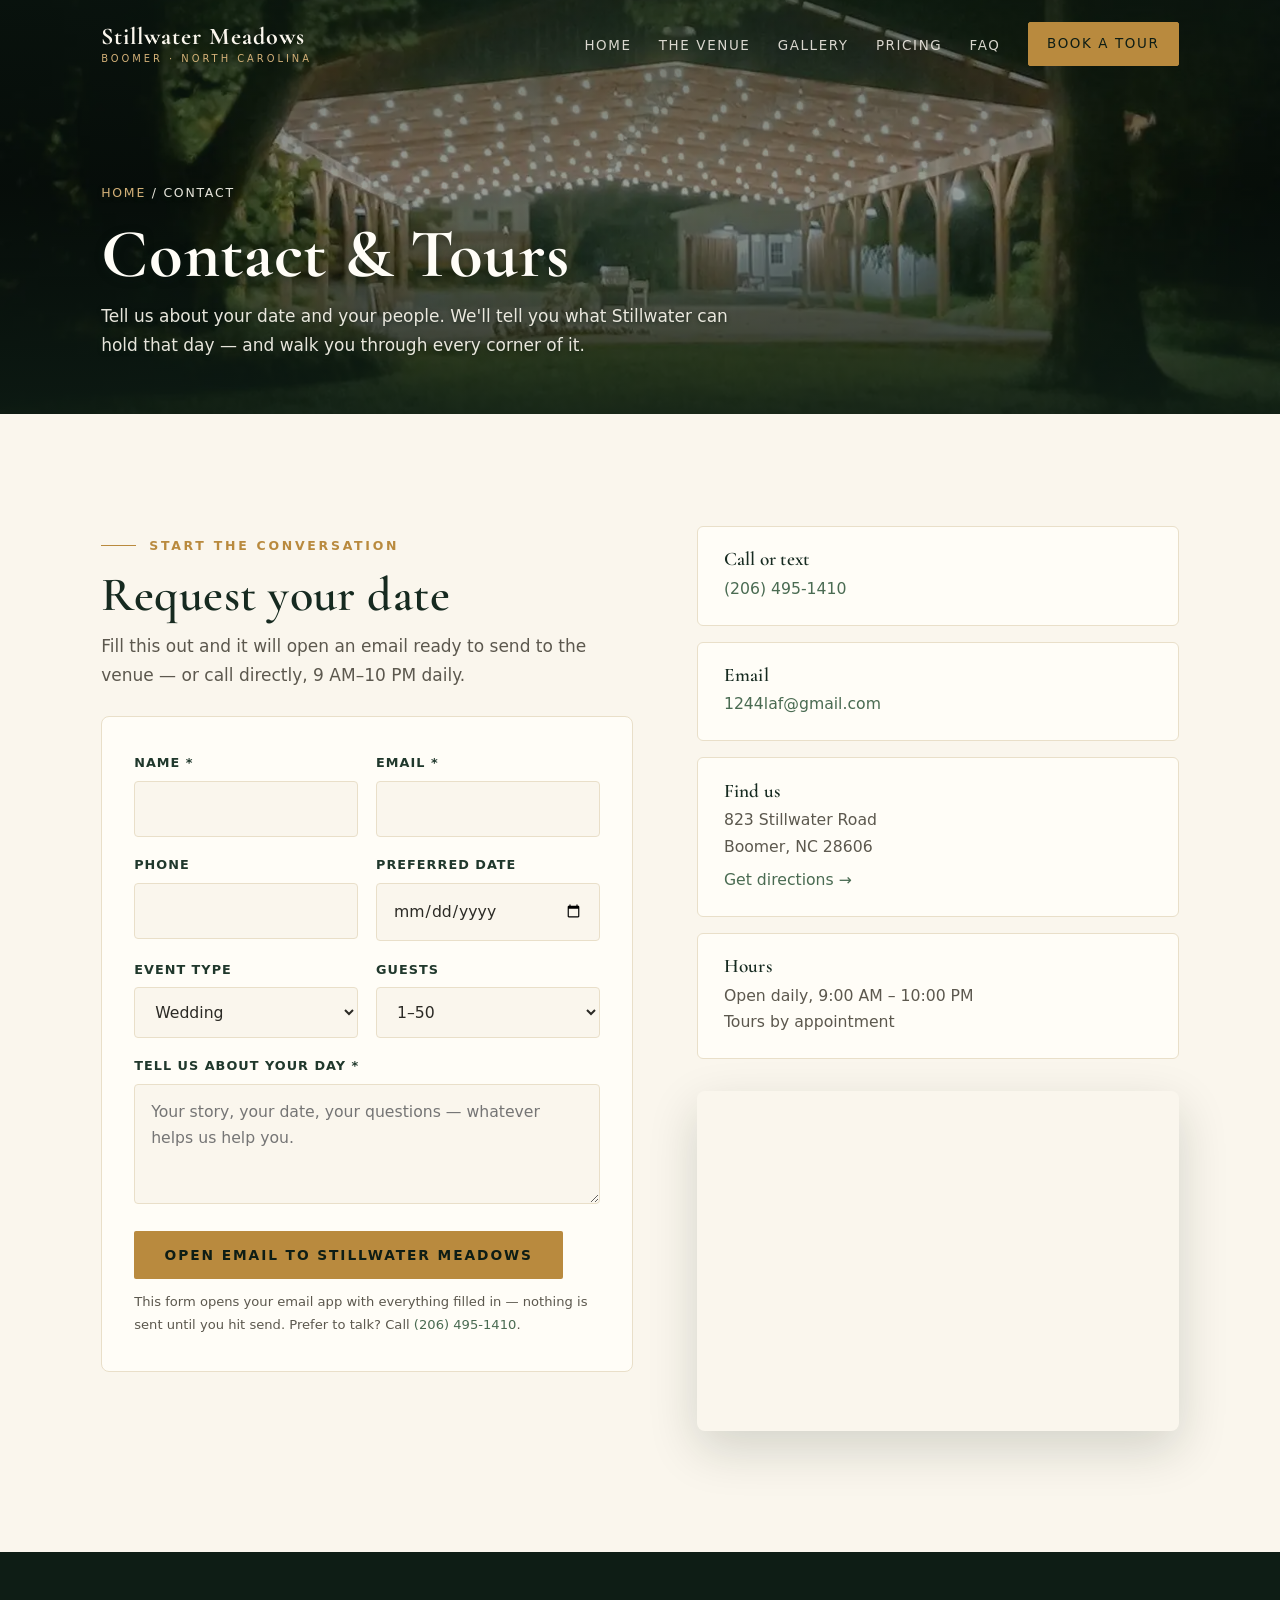
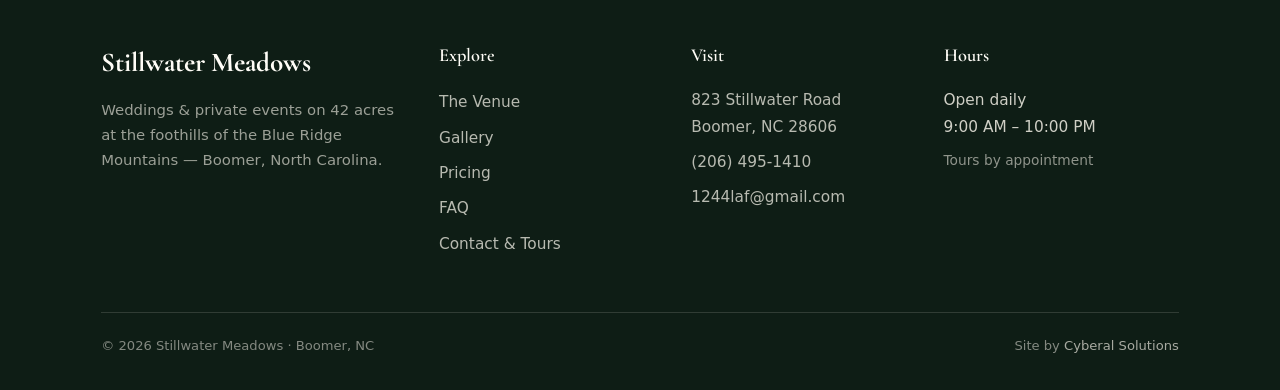
<file: contact.html>
<!DOCTYPE html>
<html lang="en">
<head>
<meta charset="UTF-8">
<meta name="viewport" content="width=device-width, initial-scale=1">
<title>Contact &amp; Tours | Stillwater Meadows, Boomer NC</title>
<meta name="description" content="Contact Stillwater Meadows — the Blue Ridge wedding & event venue in Boomer, NC. Call (206) 495-1410, email 1244laf@gmail.com, or request a tour. Open daily 9 AM–10 PM.">
<link rel="canonical" href="https://stillwater.cyberalsolutions.com/contact.html">
<meta name="robots" content="index, follow, max-image-preview:large">
<meta property="og:type" content="website">
<meta property="og:site_name" content="Stillwater Meadows">
<meta property="og:title" content="Contact &amp; Tours | Stillwater Meadows, Boomer NC">
<meta property="og:description" content="Request a tour of Stillwater Meadows — 42 acres in the Blue Ridge foothills. Call (206) 495-1410.">
<meta property="og:url" content="https://stillwater.cyberalsolutions.com/contact.html">
<meta property="og:image" content="https://stillwater.cyberalsolutions.com/img/og-image.jpg">
<meta name="twitter:card" content="summary_large_image">
<link rel="icon" type="image/svg+xml" href="/favicon.svg">
<script type="application/ld+json">
{
  "@context": "https://schema.org",
  "@type": "BreadcrumbList",
  "itemListElement": [
    { "@type": "ListItem", "position": 1, "name": "Home", "item": "https://stillwater.cyberalsolutions.com/" },
    { "@type": "ListItem", "position": 2, "name": "Contact", "item": "https://stillwater.cyberalsolutions.com/contact.html" }
  ]
}
</script>
<link rel="preload" href="/fonts/cormorant-600.woff2" as="font" type="font/woff2" crossorigin>
<link rel="stylesheet" href="/css/styles.css?v=11">
</head>

<body>
<a class="skip-link" href="#main">Skip to content</a>

<header class="site-header" id="siteHeader">
  <div class="wrap header-inner">
    <a class="brand" href="/" aria-label="Stillwater Meadows home">
      <span class="name">Stillwater Meadows</span>
      <span class="tag">Boomer · North Carolina</span>
    </a>
    <nav class="main-nav" id="mainNav" aria-label="Main navigation">
      <ul>
        <li><a href="/">Home</a></li>
        <li><a href="/venue.html">The Venue</a></li>
        <li><a href="/gallery.html">Gallery</a></li>
        <li><a href="/pricing.html">Pricing</a></li>
        <li><a href="/faq.html">FAQ</a></li>
        <li><a href="/contact.html" class="btn btn-gold btn-sm">Book a Tour</a></li>
      </ul>
    </nav>
    <button class="nav-toggle" id="navToggle" aria-label="Toggle menu" aria-expanded="false" aria-controls="mainNav">
      <span></span><span></span><span></span>
    </button>
  </div>
</header>

<main id="main">

<section class="page-hero">
  <img src="/img/4008078.webp" alt="The Stillwater Meadows pavilion glowing at night" fetchpriority="high">
  <div class="wrap">
    <p class="crumbs"><a href="/">Home</a> / Contact</p>
    <h1>Contact &amp; Tours</h1>
    <p>Tell us about your date and your people. We'll tell you what Stillwater can hold that day — and walk you through every corner of it.</p>
  </div>
</section>

<section class="section" aria-labelledby="contact-h">
  <div class="wrap contact-grid">
    <div>
      <span class="eyebrow">Start the conversation</span>
      <h2 id="contact-h" style="margin-top:.8rem">Request your date</h2>
      <p style="color:var(--ink-soft); margin: .6rem 0 1.6rem">Fill this out and it will open an email ready to send to the venue — or call directly, 9 AM&ndash;10 PM daily.</p>

      <form class="form-card" id="contactForm" novalidate>
        <div class="form-row">
          <div class="field">
            <label for="f-name">Name *</label>
            <input type="text" id="f-name" name="name" required autocomplete="name">
          </div>
          <div class="field">
            <label for="f-email">Email *</label>
            <input type="email" id="f-email" name="email" required autocomplete="email">
          </div>
        </div>
        <div class="form-row">
          <div class="field">
            <label for="f-phone">Phone</label>
            <input type="tel" id="f-phone" name="phone" autocomplete="tel">
          </div>
          <div class="field">
            <label for="f-date">Preferred date</label>
            <input type="date" id="f-date" name="date">
          </div>
        </div>
        <div class="form-row">
          <div class="field">
            <label for="f-type">Event type</label>
            <select id="f-type" name="event-type">
              <option value="Wedding">Wedding</option>
              <option value="Reception">Reception / after-party</option>
              <option value="Private party / reunion">Private party / reunion</option>
              <option value="Corporate / banquet">Corporate / banquet</option>
              <option value="Tour only">Just a tour for now</option>
            </select>
          </div>
          <div class="field">
            <label for="f-guests">Guests</label>
            <select id="f-guests" name="guests">
              <option value="1-50">1&ndash;50</option>
              <option value="51-100">51&ndash;100</option>
              <option value="101-150">101&ndash;150</option>
              <option value="151-200">151&ndash;200</option>
              <option value="Not sure yet">Not sure yet</option>
            </select>
          </div>
        </div>
        <div class="field">
          <label for="f-msg">Tell us about your day *</label>
          <textarea id="f-msg" name="message" required placeholder="Your story, your date, your questions — whatever helps us help you."></textarea>
        </div>
        <button type="submit" class="btn btn-gold" style="border:0">Open Email to Stillwater Meadows</button>
        <p class="form-note">This form opens your email app with everything filled in — nothing is sent until you hit send. Prefer to talk? Call <a href="tel:+12064951410">(206) 495-1410</a>.</p>
        <div class="form-sent" id="formSent" role="status">Your message is ready in your email app — just hit send! (You can also email <a href="mailto:1244laf@gmail.com">1244laf@gmail.com</a> directly.)</div>
      </form>
    </div>

    <aside>
      <div class="info-cards">
        <div class="info-card">
          <h3>Call or text</h3>
          <p><a href="tel:+12064951410">(206) 495-1410</a></p>
        </div>
        <div class="info-card">
          <h3>Email</h3>
          <p><a href="mailto:1244laf@gmail.com">1244laf@gmail.com</a></p>
        </div>
        <div class="info-card">
          <h3>Find us</h3>
          <p>823 Stillwater Road<br>Boomer, NC 28606</p>
          <p style="margin-top:.4rem"><a href="https://www.google.com/maps/dir/?api=1&amp;destination=Stillwater+Meadows,+Boomer,+NC" target="_blank" rel="noopener">Get directions &rarr;</a></p>
        </div>
        <div class="info-card">
          <h3>Hours</h3>
          <p>Open daily, 9:00 AM &ndash; 10:00 PM<br>Tours by appointment</p>
        </div>
      </div>
      <div class="mt-2">
        <iframe class="map-frame" src="https://www.google.com/maps?q=Stillwater+Meadows,+Boomer,+NC&output=embed" loading="lazy" title="Map — Stillwater Meadows, Boomer NC" referrerpolicy="no-referrer-when-downgrade" allowfullscreen></iframe>
      </div>
    </aside>
  </div>
</section>

</main>

<footer class="site-footer">
  <div class="wrap">
    <div class="footer-grid">
      <div class="footer-brand">
        <span class="name">Stillwater Meadows</span>
        <p>Weddings &amp; private events on 42 acres at the foothills of the Blue Ridge Mountains — Boomer, North Carolina.</p>
      </div>
      <div>
        <h4>Explore</h4>
        <a href="/venue.html">The Venue</a><br>
        <a href="/gallery.html">Gallery</a><br>
        <a href="/pricing.html">Pricing</a><br>
        <a href="/faq.html">FAQ</a><br>
        <a href="/contact.html">Contact &amp; Tours</a>
      </div>
      <div>
        <h4>Visit</h4>
        <a href="https://www.google.com/maps/dir/?api=1&amp;destination=Stillwater+Meadows,+Boomer,+NC" target="_blank" rel="noopener">823 Stillwater Road<br>Boomer, NC 28606</a><br>
        <a href="tel:+12064951410">(206) 495-1410</a><br>
        <a href="mailto:1244laf@gmail.com">1244laf@gmail.com</a>
      </div>
      <div>
        <h4>Hours</h4>
        <p style="font-size:.96rem">Open daily<br>9:00 AM &ndash; 10:00 PM</p>
        <p style="font-size:.86rem; margin-top:.6rem; color:rgba(250,246,237,.55)">Tours by appointment</p>
      </div>
    </div>
    <div class="footer-bottom">
      <span>&copy; <span id="year">2026</span> Stillwater Meadows · Boomer, NC</span>
      <span>Site by <a href="https://cyberalsolutions.com" target="_blank" rel="noopener">Cyberal Solutions</a></span>
    </div>
  </div>
</footer>

<script src="/js/main.js" defer></script>
</body>
</html>
</file>
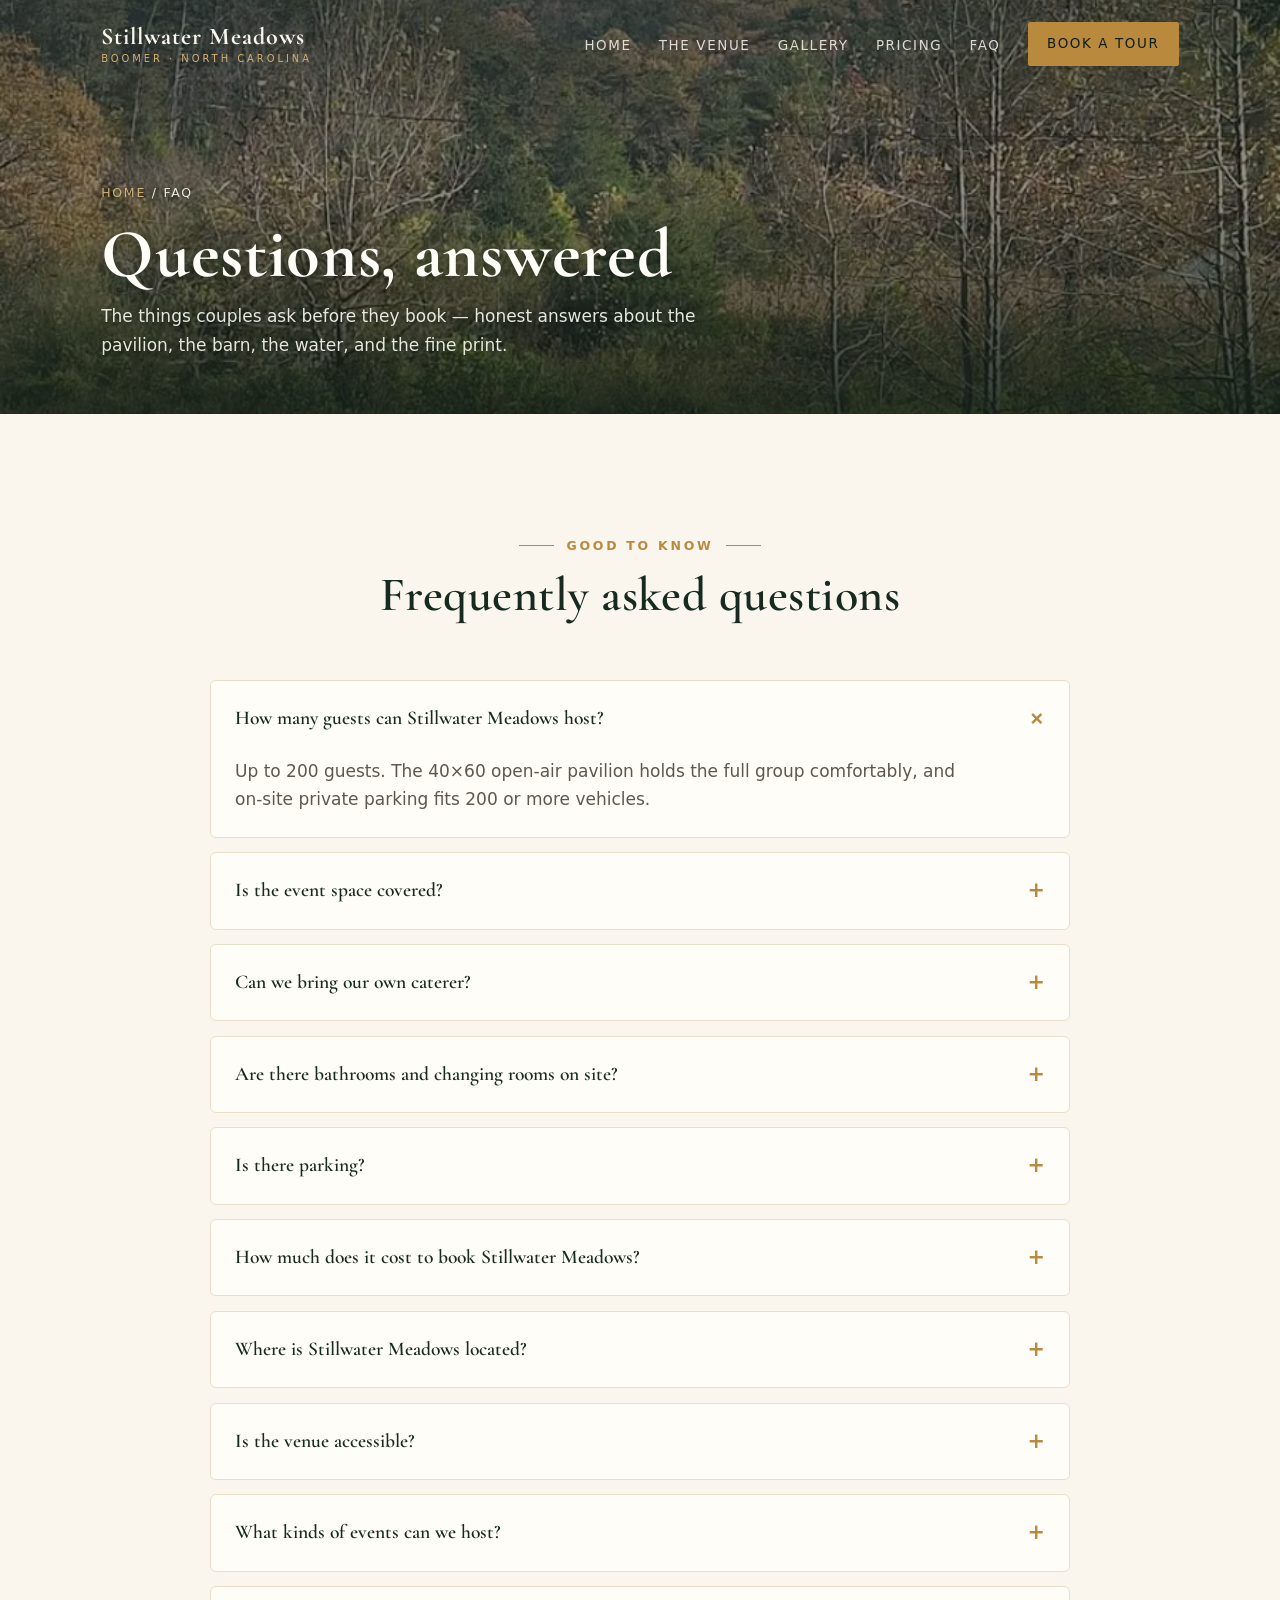
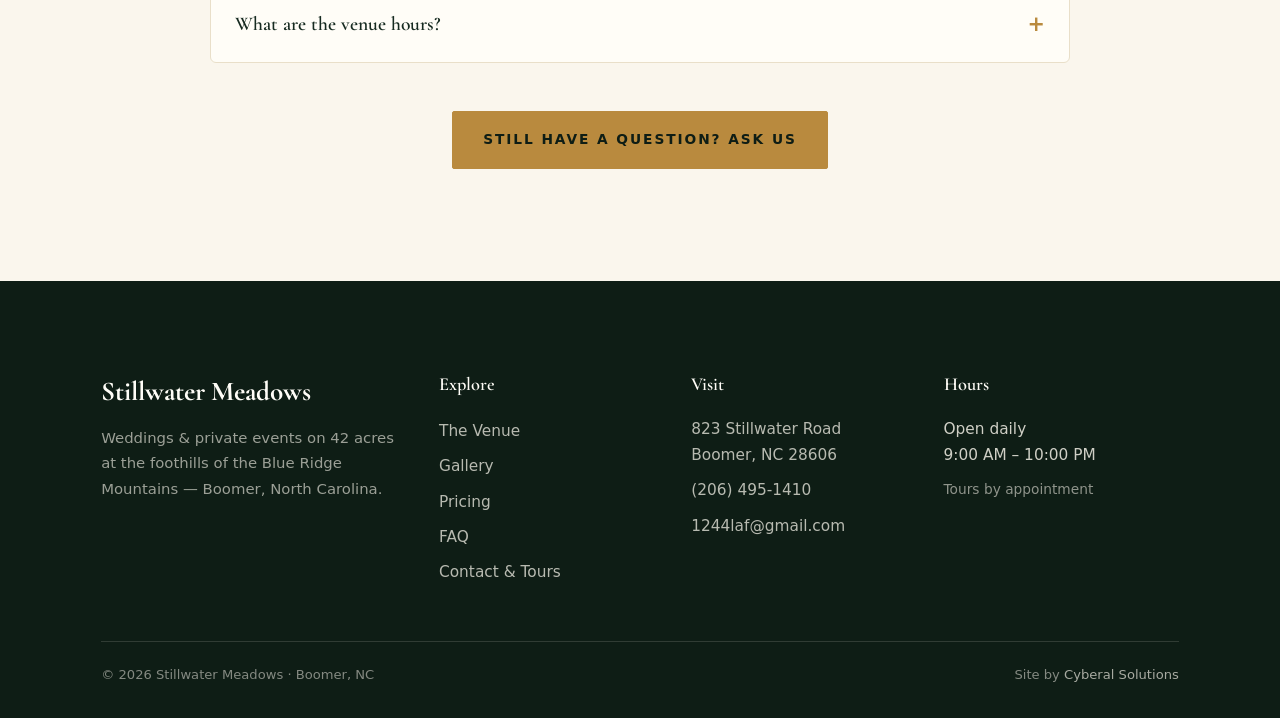
<file: faq.html>
<!DOCTYPE html>
<html lang="en">
<head>
<meta charset="UTF-8">
<meta name="viewport" content="width=device-width, initial-scale=1">
<title>FAQ | Wedding Venue Questions — Stillwater Meadows, Boomer NC</title>
<meta name="description" content="Answers about Stillwater Meadows: guest capacity, covered pavilion, outside catering, AC bathrooms, parking, pricing and location — the Blue Ridge wedding venue in Boomer, NC.">
<link rel="canonical" href="https://stillwater.cyberalsolutions.com/faq.html">
<meta name="robots" content="index, follow, max-image-preview:large">
<meta property="og:type" content="website">
<meta property="og:site_name" content="Stillwater Meadows">
<meta property="og:title" content="FAQ | Stillwater Meadows, Boomer NC">
<meta property="og:description" content="Capacity, catering, parking, pricing — the answers couples ask before they book Stillwater Meadows.">
<meta property="og:url" content="https://stillwater.cyberalsolutions.com/faq.html">
<meta property="og:image" content="https://stillwater.cyberalsolutions.com/img/og-image.jpg">
<meta name="twitter:card" content="summary_large_image">
<link rel="icon" type="image/svg+xml" href="/favicon.svg">
<script type="application/ld+json">
{
  "@context": "https://schema.org",
  "@type": "BreadcrumbList",
  "itemListElement": [
    { "@type": "ListItem", "position": 1, "name": "Home", "item": "https://stillwater.cyberalsolutions.com/" },
    { "@type": "ListItem", "position": 2, "name": "FAQ", "item": "https://stillwater.cyberalsolutions.com/faq.html" }
  ]
}
</script>
<script type="application/ld+json">
{
  "@context": "https://schema.org",
  "@type": "FAQPage",
  "mainEntity": [
    {
      "@type": "Question",
      "name": "How many guests can Stillwater Meadows host?",
      "acceptedAnswer": { "@type": "Answer", "text": "Stillwater Meadows accommodates up to 200 guests. The 40x60 open-air pavilion holds the full group comfortably, with on-site private parking for 200 or more guests." }
    },
    {
      "@type": "Question",
      "name": "Is the event space covered?",
      "acceptedAnswer": { "@type": "Answer", "text": "Yes. The main event space is a 40x60 open-air pavilion with lighting built into the structure. It is covered and open on the sides to the outdoors, and four patio heaters keep guests comfortable into the evening." }
    },
    {
      "@type": "Question",
      "name": "Can we bring our own caterer?",
      "acceptedAnswer": { "@type": "Answer", "text": "Yes — outside catering is welcome at Stillwater Meadows. A dedicated catering barn gives your caterer covered prep and serving space, and two BBQs are available on the property." }
    },
    {
      "@type": "Question",
      "name": "Are there bathrooms and changing rooms on site?",
      "acceptedAnswer": { "@type": "Answer", "text": "Yes. Stillwater Meadows has separate air-conditioned bathrooms and changing rooms for men and women, so the bridal party and guests have a comfortable place to get ready or freshen up." }
    },
    {
      "@type": "Question",
      "name": "Is there parking?",
      "acceptedAnswer": { "@type": "Answer", "text": "Yes — on-site private parking for 200 or more guests, accessed by a private road that keeps the venue exclusive to your event." }
    },
    {
      "@type": "Question",
      "name": "How much does it cost to book Stillwater Meadows?",
      "acceptedAnswer": { "@type": "Answer", "text": "The Summer Special runs $900–$1,100 per event and the suggested wedding package runs $1,800–$2,100 per event, both for up to 200 guests. Contact the venue at (206) 495-1410 for availability on your date." }
    },
    {
      "@type": "Question",
      "name": "Where is Stillwater Meadows located?",
      "acceptedAnswer": { "@type": "Answer", "text": "Stillwater Meadows is located at 823 Stillwater Road in Boomer, North Carolina — in Wilkes County, at the foothills of the Blue Ridge Mountains, near Wilkesboro and North Wilkesboro." }
    },
    {
      "@type": "Question",
      "name": "Is the venue accessible?",
      "acceptedAnswer": { "@type": "Answer", "text": "Yes. The property is ADA/ACA accessible, and the outdoor function areas are designed for easy guest movement." }
    },
    {
      "@type": "Question",
      "name": "What kind of events can we host?",
      "acceptedAnswer": { "@type": "Answer", "text": "Weddings, receptions, private parties, reunions and banquets. The pavilion seats banquets and event halls of up to 200, with an outdoor function area between two streams and near a waterfall." }
    },
    {
      "@type": "Question",
      "name": "What are the venue hours?",
      "acceptedAnswer": { "@type": "Answer", "text": "Stillwater Meadows is open daily from 9:00 AM to 10:00 PM. Tours are by appointment — call (206) 495-1410 to schedule." }
    }
  ]
}
</script>
<link rel="preload" href="/fonts/cormorant-600.woff2" as="font" type="font/woff2" crossorigin>
<link rel="stylesheet" href="/css/styles.css?v=11">
</head>

<body>
<a class="skip-link" href="#main">Skip to content</a>

<header class="site-header" id="siteHeader">
  <div class="wrap header-inner">
    <a class="brand" href="/" aria-label="Stillwater Meadows home">
      <span class="name">Stillwater Meadows</span>
      <span class="tag">Boomer · North Carolina</span>
    </a>
    <nav class="main-nav" id="mainNav" aria-label="Main navigation">
      <ul>
        <li><a href="/">Home</a></li>
        <li><a href="/venue.html">The Venue</a></li>
        <li><a href="/gallery.html">Gallery</a></li>
        <li><a href="/pricing.html">Pricing</a></li>
        <li><a href="/faq.html">FAQ</a></li>
        <li><a href="/contact.html" class="btn btn-gold btn-sm">Book a Tour</a></li>
      </ul>
    </nav>
    <button class="nav-toggle" id="navToggle" aria-label="Toggle menu" aria-expanded="false" aria-controls="mainNav">
      <span></span><span></span><span></span>
    </button>
  </div>
</header>

<main id="main">

<section class="page-hero">
  <img src="/img/4106894.webp" alt="Meadow and autumn trees at Stillwater Meadows" fetchpriority="high">
  <div class="wrap">
    <p class="crumbs"><a href="/">Home</a> / FAQ</p>
    <h1>Questions, answered</h1>
    <p>The things couples ask before they book — honest answers about the pavilion, the barn, the water, and the fine print.</p>
  </div>
</section>

<section class="section" aria-labelledby="faq-h">
  <div class="wrap">
    <div class="section-head center">
      <span class="eyebrow center">Good to know</span>
      <h2 id="faq-h">Frequently asked questions</h2>
    </div>
    <div class="faq-list">
      <details class="faq-item" open>
        <summary>How many guests can Stillwater Meadows host?</summary>
        <div class="answer"><p>Up to 200 guests. The 40&times;60 open-air pavilion holds the full group comfortably, and on-site private parking fits 200 or more vehicles.</p></div>
      </details>
      <details class="faq-item">
        <summary>Is the event space covered?</summary>
        <div class="answer"><p>Yes. The main event space is a 40&times;60 open-air pavilion with lighting built into the structure — covered overhead, open on the sides to the breeze and the woods. Four patio heaters keep things comfortable once the sun drops.</p></div>
      </details>
      <details class="faq-item">
        <summary>Can we bring our own caterer?</summary>
        <div class="answer"><p>Yes — outside catering is welcome. A dedicated catering barn gives your caterer covered prep and serving space, and there are two BBQs on the property for on-site grilling.</p></div>
      </details>
      <details class="faq-item">
        <summary>Are there bathrooms and changing rooms on site?</summary>
        <div class="answer"><p>Yes — separate air-conditioned bathrooms and changing rooms for men and women. The bridal party has a cool, comfortable place to get ready, and guests have real facilities all evening.</p></div>
      </details>
      <details class="faq-item">
        <summary>Is there parking?</summary>
        <div class="answer"><p>Private on-site parking for 200+ guests, reached by a private road at the end of a quiet lane — so the venue stays exclusive to your party.</p></div>
      </details>
      <details class="faq-item">
        <summary>How much does it cost to book Stillwater Meadows?</summary>
        <div class="answer"><p>The Summer Special is $900&ndash;$1,100 per event; the suggested wedding package is $1,800&ndash;$2,100 per event. Both accommodate up to 200 guests. Call <a href="tel:+12064951410">(206) 495-1410</a> for availability and to confirm pricing for your date.</p></div>
      </details>
      <details class="faq-item">
        <summary>Where is Stillwater Meadows located?</summary>
        <div class="answer"><p>823 Stillwater Road, Boomer, North Carolina — in Wilkes County at the foothills of the Blue Ridge Mountains, an easy drive from Wilkesboro, North Wilkesboro and Elkin.</p></div>
      </details>
      <details class="faq-item">
        <summary>Is the venue accessible?</summary>
        <div class="answer"><p>Yes — the property is ADA/ACA accessible, and the outdoor function areas are laid out for easy guest movement.</p></div>
      </details>
      <details class="faq-item">
        <summary>What kinds of events can we host?</summary>
        <div class="answer"><p>Weddings, receptions, private parties, reunions and banquets for up to 200 guests. The pavilion sits between two streams with a waterfall nearby — outdoor ceremony space and covered celebration space in one property.</p></div>
      </details>
      <details class="faq-item">
        <summary>What are the venue hours?</summary>
        <div class="answer"><p>Open daily 9:00 AM to 10:00 PM. Tours are by appointment — <a href="tel:+12064951410">call</a> or <a href="mailto:1244laf@gmail.com">email</a> to schedule yours.</p></div>
      </details>
    </div>
    <div class="text-center mt-3">
      <a class="btn btn-gold" href="/contact.html">Still have a question? Ask us</a>
    </div>
  </div>
</section>

</main>

<footer class="site-footer">
  <div class="wrap">
    <div class="footer-grid">
      <div class="footer-brand">
        <span class="name">Stillwater Meadows</span>
        <p>Weddings &amp; private events on 42 acres at the foothills of the Blue Ridge Mountains — Boomer, North Carolina.</p>
      </div>
      <div>
        <h4>Explore</h4>
        <a href="/venue.html">The Venue</a><br>
        <a href="/gallery.html">Gallery</a><br>
        <a href="/pricing.html">Pricing</a><br>
        <a href="/faq.html">FAQ</a><br>
        <a href="/contact.html">Contact &amp; Tours</a>
      </div>
      <div>
        <h4>Visit</h4>
        <a href="https://www.google.com/maps/dir/?api=1&amp;destination=Stillwater+Meadows,+Boomer,+NC" target="_blank" rel="noopener">823 Stillwater Road<br>Boomer, NC 28606</a><br>
        <a href="tel:+12064951410">(206) 495-1410</a><br>
        <a href="mailto:1244laf@gmail.com">1244laf@gmail.com</a>
      </div>
      <div>
        <h4>Hours</h4>
        <p style="font-size:.96rem">Open daily<br>9:00 AM &ndash; 10:00 PM</p>
        <p style="font-size:.86rem; margin-top:.6rem; color:rgba(250,246,237,.55)">Tours by appointment</p>
      </div>
    </div>
    <div class="footer-bottom">
      <span>&copy; <span id="year">2026</span> Stillwater Meadows · Boomer, NC</span>
      <span>Site by <a href="https://cyberalsolutions.com" target="_blank" rel="noopener">Cyberal Solutions</a></span>
    </div>
  </div>
</footer>

<script src="/js/main.js" defer></script>
</body>
</html>
</file>
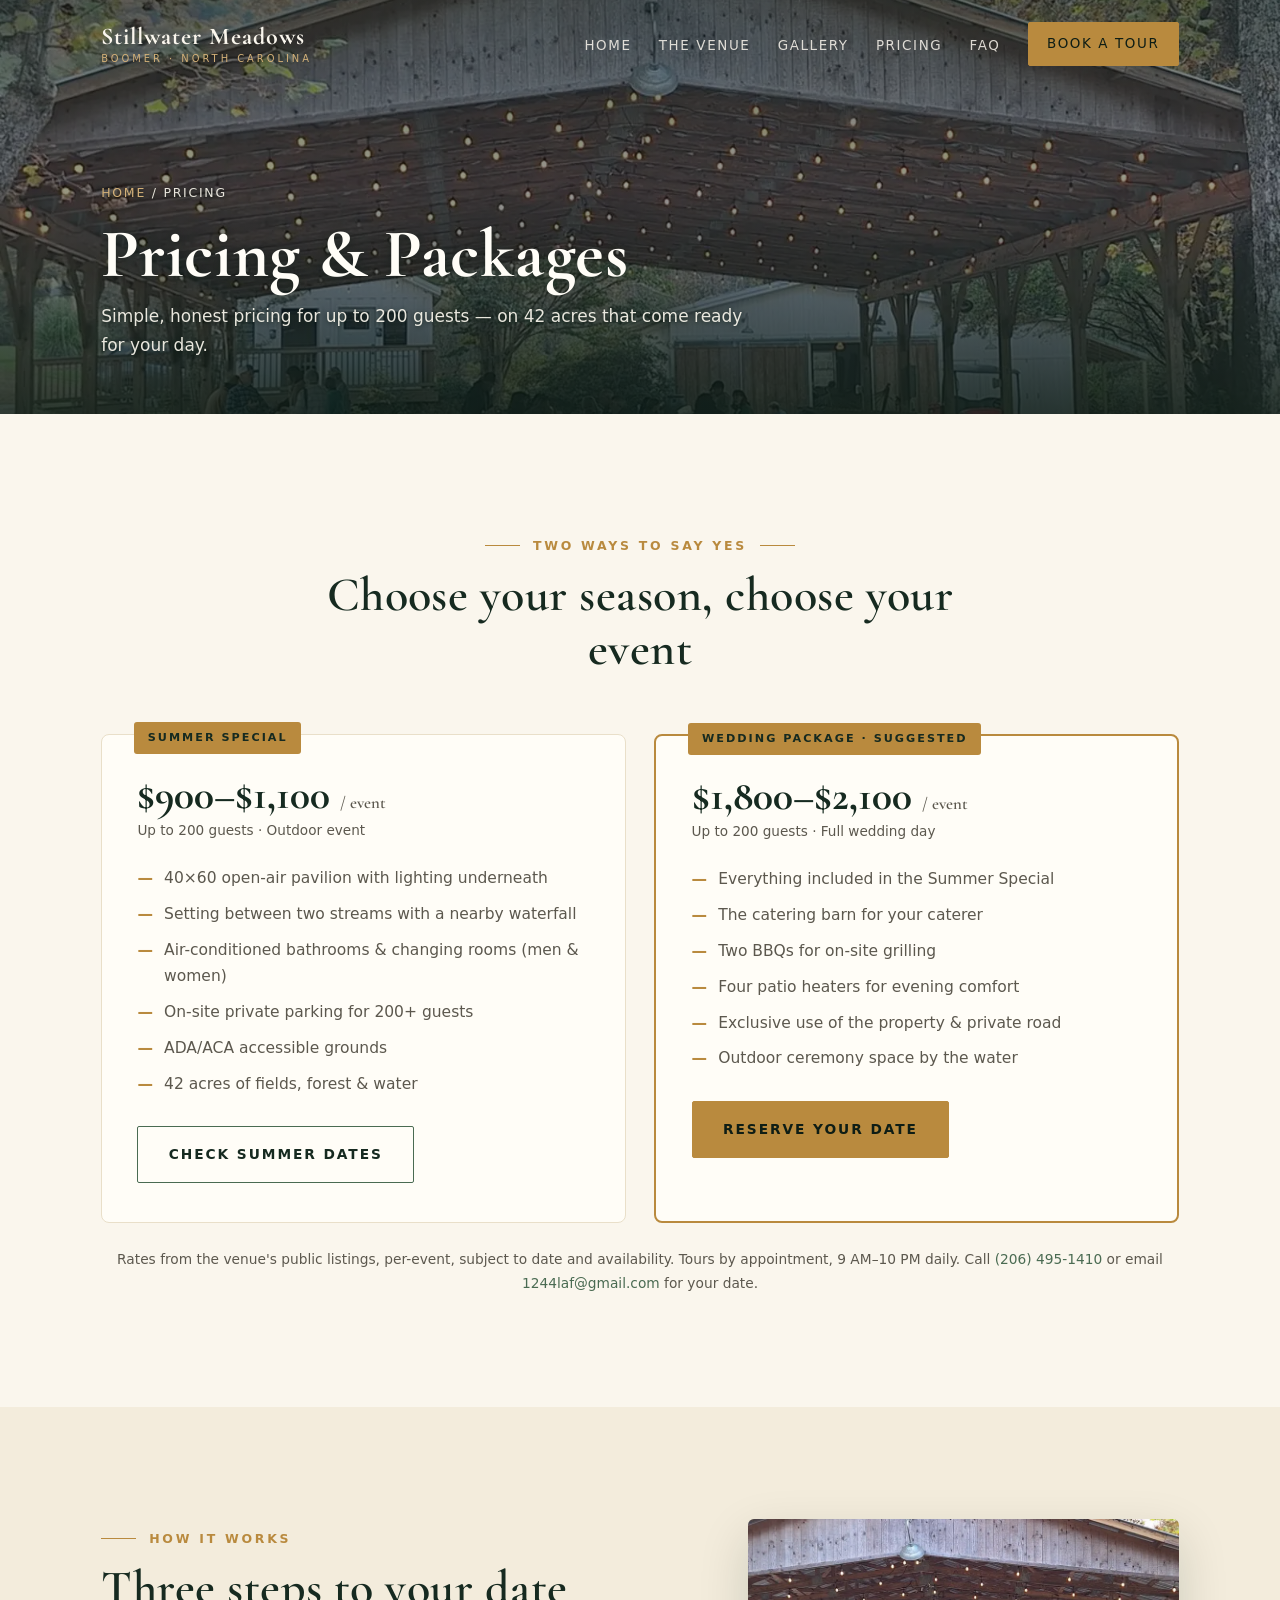
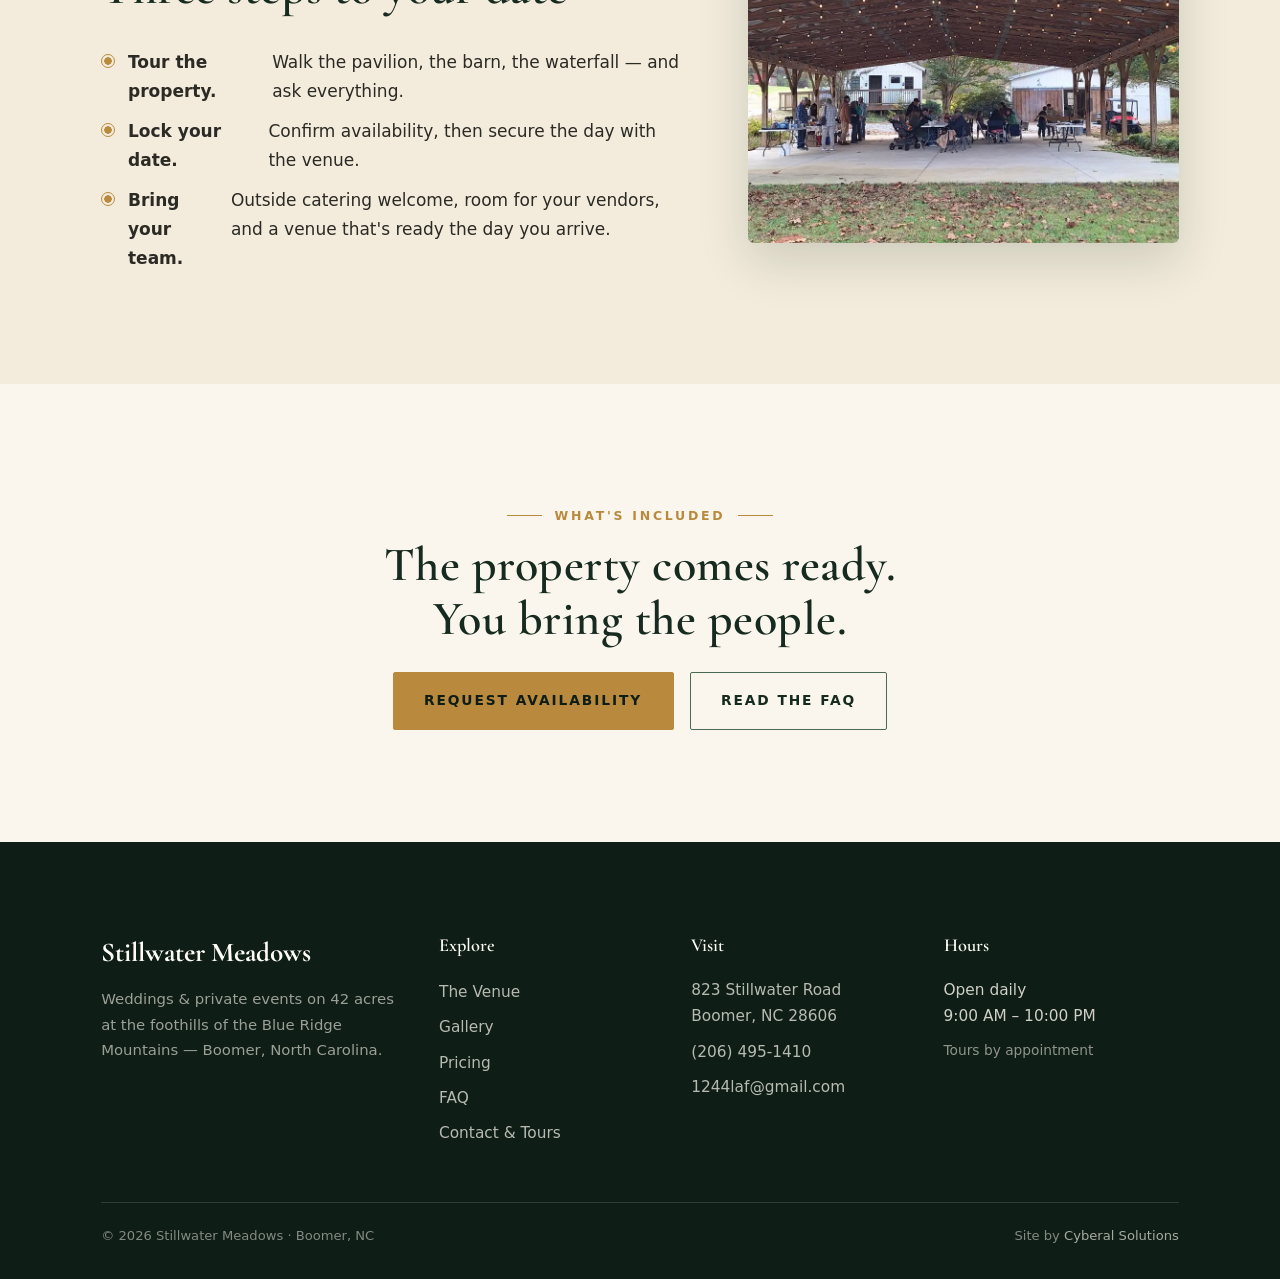
<file: pricing.html>
<!DOCTYPE html>
<html lang="en">
<head>
<meta charset="UTF-8">
<meta name="viewport" content="width=device-width, initial-scale=1">
<title>Pricing | Wedding &amp; Event Venue Packages — Stillwater Meadows, Boomer NC</title>
<meta name="description" content="Stillwater Meadows pricing: Summer Special events from $900–$1,100 and weddings $1,800–$2,100, up to 200 guests. Pavilion, catering barn, AC changing rooms, 42 acres & parking included.">
<link rel="canonical" href="https://stillwater.cyberalsolutions.com/pricing.html">
<meta name="robots" content="index, follow, max-image-preview:large">
<meta property="og:type" content="website">
<meta property="og:site_name" content="Stillwater Meadows">
<meta property="og:title" content="Pricing | Stillwater Meadows, Boomer NC">
<meta property="og:description" content="Summer Special events from $900; weddings $1,800–$2,100. Up to 200 guests on 42 acres in the Blue Ridge foothills.">
<meta property="og:url" content="https://stillwater.cyberalsolutions.com/pricing.html">
<meta property="og:image" content="https://stillwater.cyberalsolutions.com/img/og-image.jpg">
<meta name="twitter:card" content="summary_large_image">
<link rel="icon" type="image/svg+xml" href="/favicon.svg">
<script type="application/ld+json">
{
  "@context": "https://schema.org",
  "@type": "BreadcrumbList",
  "itemListElement": [
    { "@type": "ListItem", "position": 1, "name": "Home", "item": "https://stillwater.cyberalsolutions.com/" },
    { "@type": "ListItem", "position": 2, "name": "Pricing", "item": "https://stillwater.cyberalsolutions.com/pricing.html" }
  ]
}
</script>
<script type="application/ld+json">
{
  "@context": "https://schema.org",
  "@type": "OfferCatalog",
  "name": "Stillwater Meadows Event Packages",
  "url": "https://stillwater.cyberalsolutions.com/pricing.html",
  "itemListElement": [
    {
      "@type": "Offer",
      "name": "Summer Special",
      "description": "Outdoor event at Stillwater Meadows for up to 200 guests",
      "price": "900",
      "priceCurrency": "USD",
      "priceValidUntil": "2027-09-30",
      "availability": "https://schema.org/InStock"
    },
    {
      "@type": "Offer",
      "name": "Suggested Wedding Package",
      "description": "Wedding at Stillwater Meadows for up to 200 guests, including catering barn",
      "price": "1800",
      "priceCurrency": "USD",
      "priceValidUntil": "2027-09-30",
      "availability": "https://schema.org/InStock"
    }
  ]
}
</script>
<link rel="preload" href="/fonts/cormorant-600.woff2" as="font" type="font/woff2" crossorigin>
<link rel="stylesheet" href="/css/styles.css?v=11">
</head>

<body>
<a class="skip-link" href="#main">Skip to content</a>

<header class="site-header" id="siteHeader">
  <div class="wrap header-inner">
    <a class="brand" href="/" aria-label="Stillwater Meadows home">
      <span class="name">Stillwater Meadows</span>
      <span class="tag">Boomer · North Carolina</span>
    </a>
    <nav class="main-nav" id="mainNav" aria-label="Main navigation">
      <ul>
        <li><a href="/">Home</a></li>
        <li><a href="/venue.html">The Venue</a></li>
        <li><a href="/gallery.html">Gallery</a></li>
        <li><a href="/pricing.html">Pricing</a></li>
        <li><a href="/faq.html">FAQ</a></li>
        <li><a href="/contact.html" class="btn btn-gold btn-sm">Book a Tour</a></li>
      </ul>
    </nav>
    <button class="nav-toggle" id="navToggle" aria-label="Toggle menu" aria-expanded="false" aria-controls="mainNav">
      <span></span><span></span><span></span>
    </button>
  </div>
</header>

<main id="main">

<section class="page-hero">
  <img src="/img/4507467.webp" alt="Wedding reception under the pavilion at Stillwater Meadows" fetchpriority="high">
  <div class="wrap">
    <p class="crumbs"><a href="/">Home</a> / Pricing</p>
    <h1>Pricing &amp; Packages</h1>
    <p>Simple, honest pricing for up to 200 guests — on 42 acres that come ready for your day.</p>
  </div>
</section>

<section class="section" aria-labelledby="packages-h">
  <div class="wrap">
    <div class="section-head center">
      <span class="eyebrow center">Two ways to say yes</span>
      <h2 id="packages-h">Choose your season, choose your event</h2>
    </div>
    <div class="price-grid">
      <article class="price-card reveal">
        <span class="badge">Summer Special</span>
        <div class="price">$900&ndash;$1,100 <small>/ event</small></div>
        <p class="per">Up to 200 guests · Outdoor event</p>
        <ul>
          <li>40&times;60 open-air pavilion with lighting underneath</li>
          <li>Setting between two streams with a nearby waterfall</li>
          <li>Air-conditioned bathrooms &amp; changing rooms (men &amp; women)</li>
          <li>On-site private parking for 200+ guests</li>
          <li>ADA/ACA accessible grounds</li>
          <li>42 acres of fields, forest &amp; water</li>
        </ul>
        <a class="btn btn-ghost-dark" href="/contact.html">Check Summer Dates</a>
      </article>
      <article class="price-card featured reveal">
        <span class="badge">Wedding Package · Suggested</span>
        <div class="price">$1,800&ndash;$2,100 <small>/ event</small></div>
        <p class="per">Up to 200 guests · Full wedding day</p>
        <ul>
          <li>Everything included in the Summer Special</li>
          <li>The catering barn for your caterer</li>
          <li>Two BBQs for on-site grilling</li>
          <li>Four patio heaters for evening comfort</li>
          <li>Exclusive use of the property &amp; private road</li>
          <li>Outdoor ceremony space by the water</li>
        </ul>
        <a class="btn btn-gold" href="/contact.html">Reserve Your Date</a>
      </article>
    </div>
    <p class="note text-center">Rates from the venue's public listings, per-event, subject to date and availability. Tours by appointment, 9 AM&ndash;10 PM daily. Call <a href="tel:+12064951410">(206) 495-1410</a> or email <a href="mailto:1244laf@gmail.com">1244laf@gmail.com</a> for your date.</p>
  </div>
</section>

<section class="section" style="background:var(--cream-2)" aria-labelledby="how-h">
  <div class="wrap">
    <div class="two-col">
      <div>
        <span class="eyebrow">How it works</span>
        <h2 id="how-h" style="margin-top:.8rem">Three steps to your date</h2>
        <ul class="check-list mt-2">
          <li><b>Tour the property.</b> Walk the pavilion, the barn, the waterfall — and ask everything.</li>
          <li><b>Lock your date.</b> Confirm availability, then secure the day with the venue.</li>
          <li><b>Bring your team.</b> Outside catering welcome, room for your vendors, and a venue that's ready the day you arrive.</li>
        </ul>
      </div>
      <div class="reveal">
        <img src="/img/4507468.webp" alt="Guests celebrating under the pavilion at a Stillwater Meadows reception" loading="lazy" width="900" height="614" style="border-radius:6px; box-shadow:var(--shadow)">
      </div>
    </div>
  </div>
</section>

<section class="section" aria-labelledby="incl-h">
  <div class="wrap text-center">
    <span class="eyebrow center">What's included</span>
    <h2 id="incl-h" style="margin: .8rem auto 1.6rem; max-width: 24ch">The property comes ready. You bring the people.</h2>
    <div class="cta-row">
      <a class="btn btn-gold" href="/contact.html">Request Availability</a>
      <a class="btn btn-ghost-dark" href="/faq.html">Read the FAQ</a>
    </div>
  </div>
</section>

</main>

<footer class="site-footer">
  <div class="wrap">
    <div class="footer-grid">
      <div class="footer-brand">
        <span class="name">Stillwater Meadows</span>
        <p>Weddings &amp; private events on 42 acres at the foothills of the Blue Ridge Mountains — Boomer, North Carolina.</p>
      </div>
      <div>
        <h4>Explore</h4>
        <a href="/venue.html">The Venue</a><br>
        <a href="/gallery.html">Gallery</a><br>
        <a href="/pricing.html">Pricing</a><br>
        <a href="/faq.html">FAQ</a><br>
        <a href="/contact.html">Contact &amp; Tours</a>
      </div>
      <div>
        <h4>Visit</h4>
        <a href="https://www.google.com/maps/dir/?api=1&amp;destination=Stillwater+Meadows,+Boomer,+NC" target="_blank" rel="noopener">823 Stillwater Road<br>Boomer, NC 28606</a><br>
        <a href="tel:+12064951410">(206) 495-1410</a><br>
        <a href="mailto:1244laf@gmail.com">1244laf@gmail.com</a>
      </div>
      <div>
        <h4>Hours</h4>
        <p style="font-size:.96rem">Open daily<br>9:00 AM &ndash; 10:00 PM</p>
        <p style="font-size:.86rem; margin-top:.6rem; color:rgba(250,246,237,.55)">Tours by appointment</p>
      </div>
    </div>
    <div class="footer-bottom">
      <span>&copy; <span id="year">2026</span> Stillwater Meadows · Boomer, NC</span>
      <span>Site by <a href="https://cyberalsolutions.com" target="_blank" rel="noopener">Cyberal Solutions</a></span>
    </div>
  </div>
</footer>

<script src="/js/main.js" defer></script>
</body>
</html>
</file>
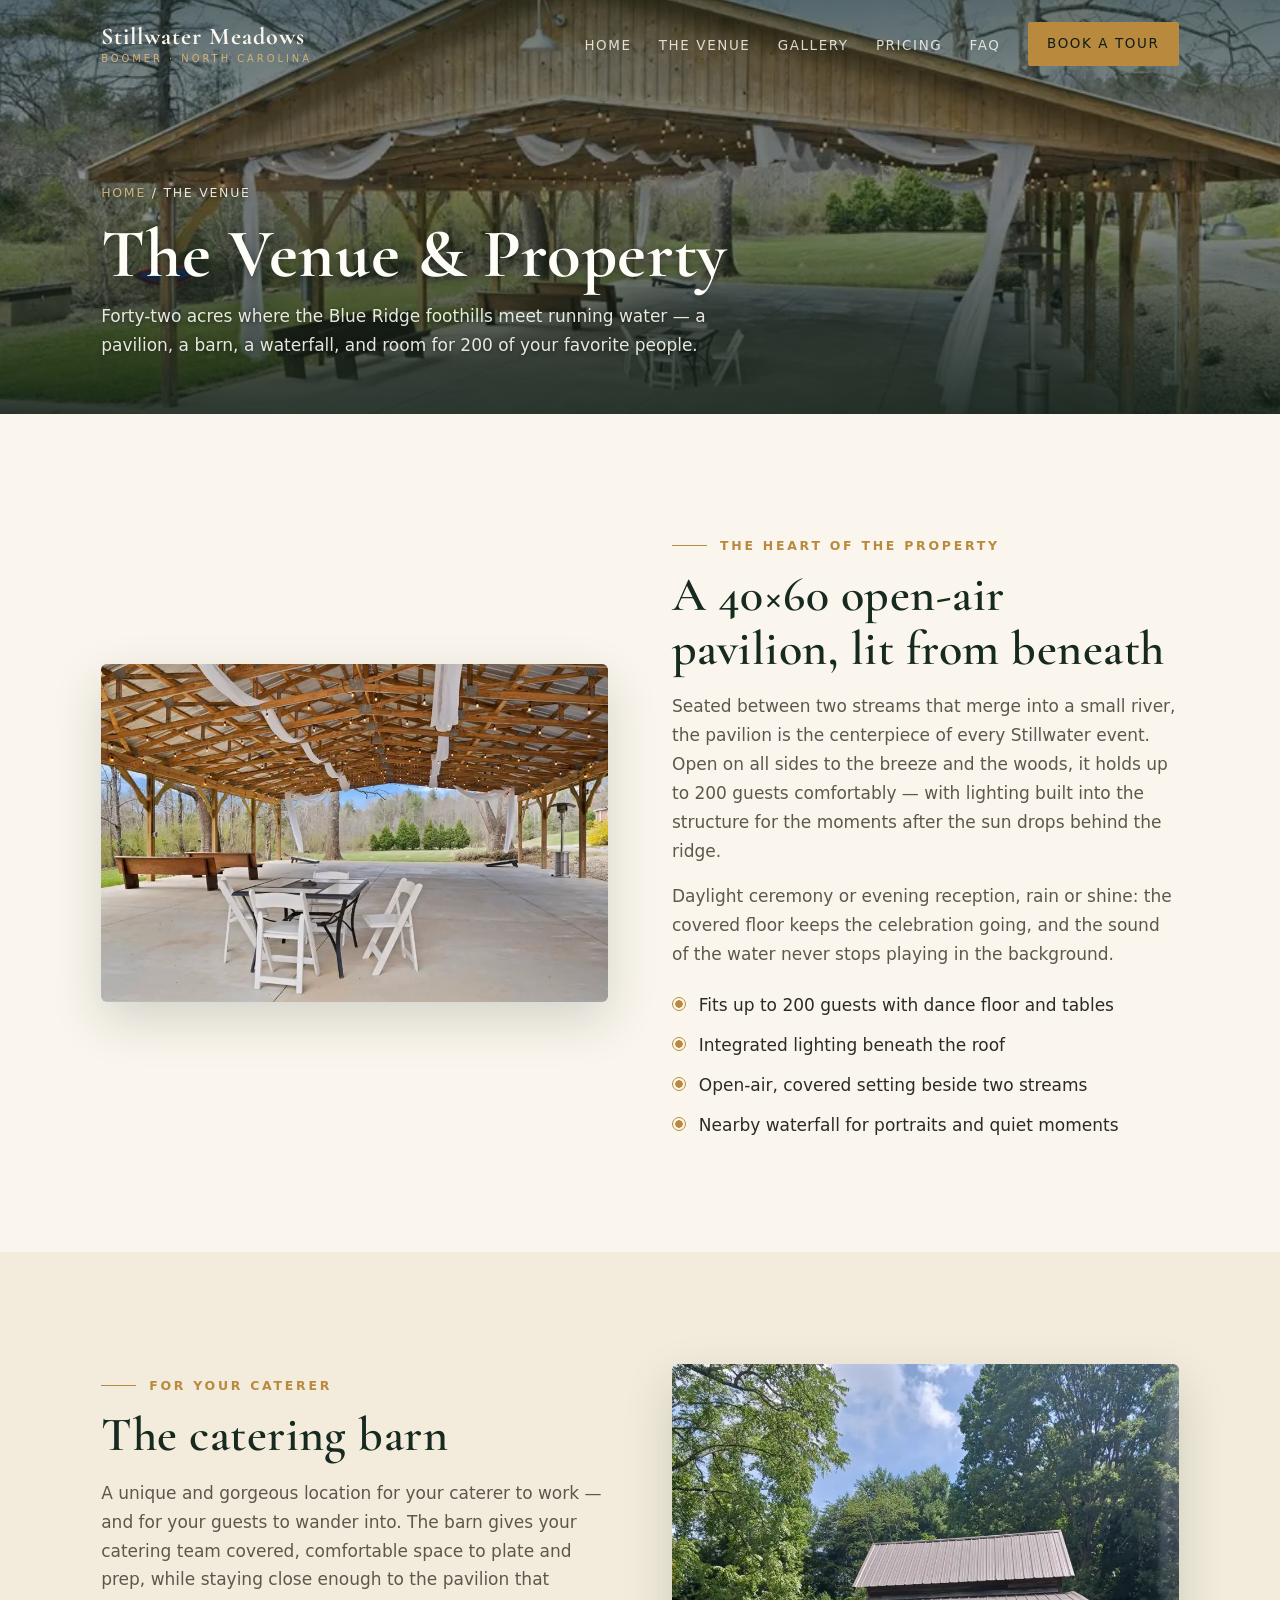
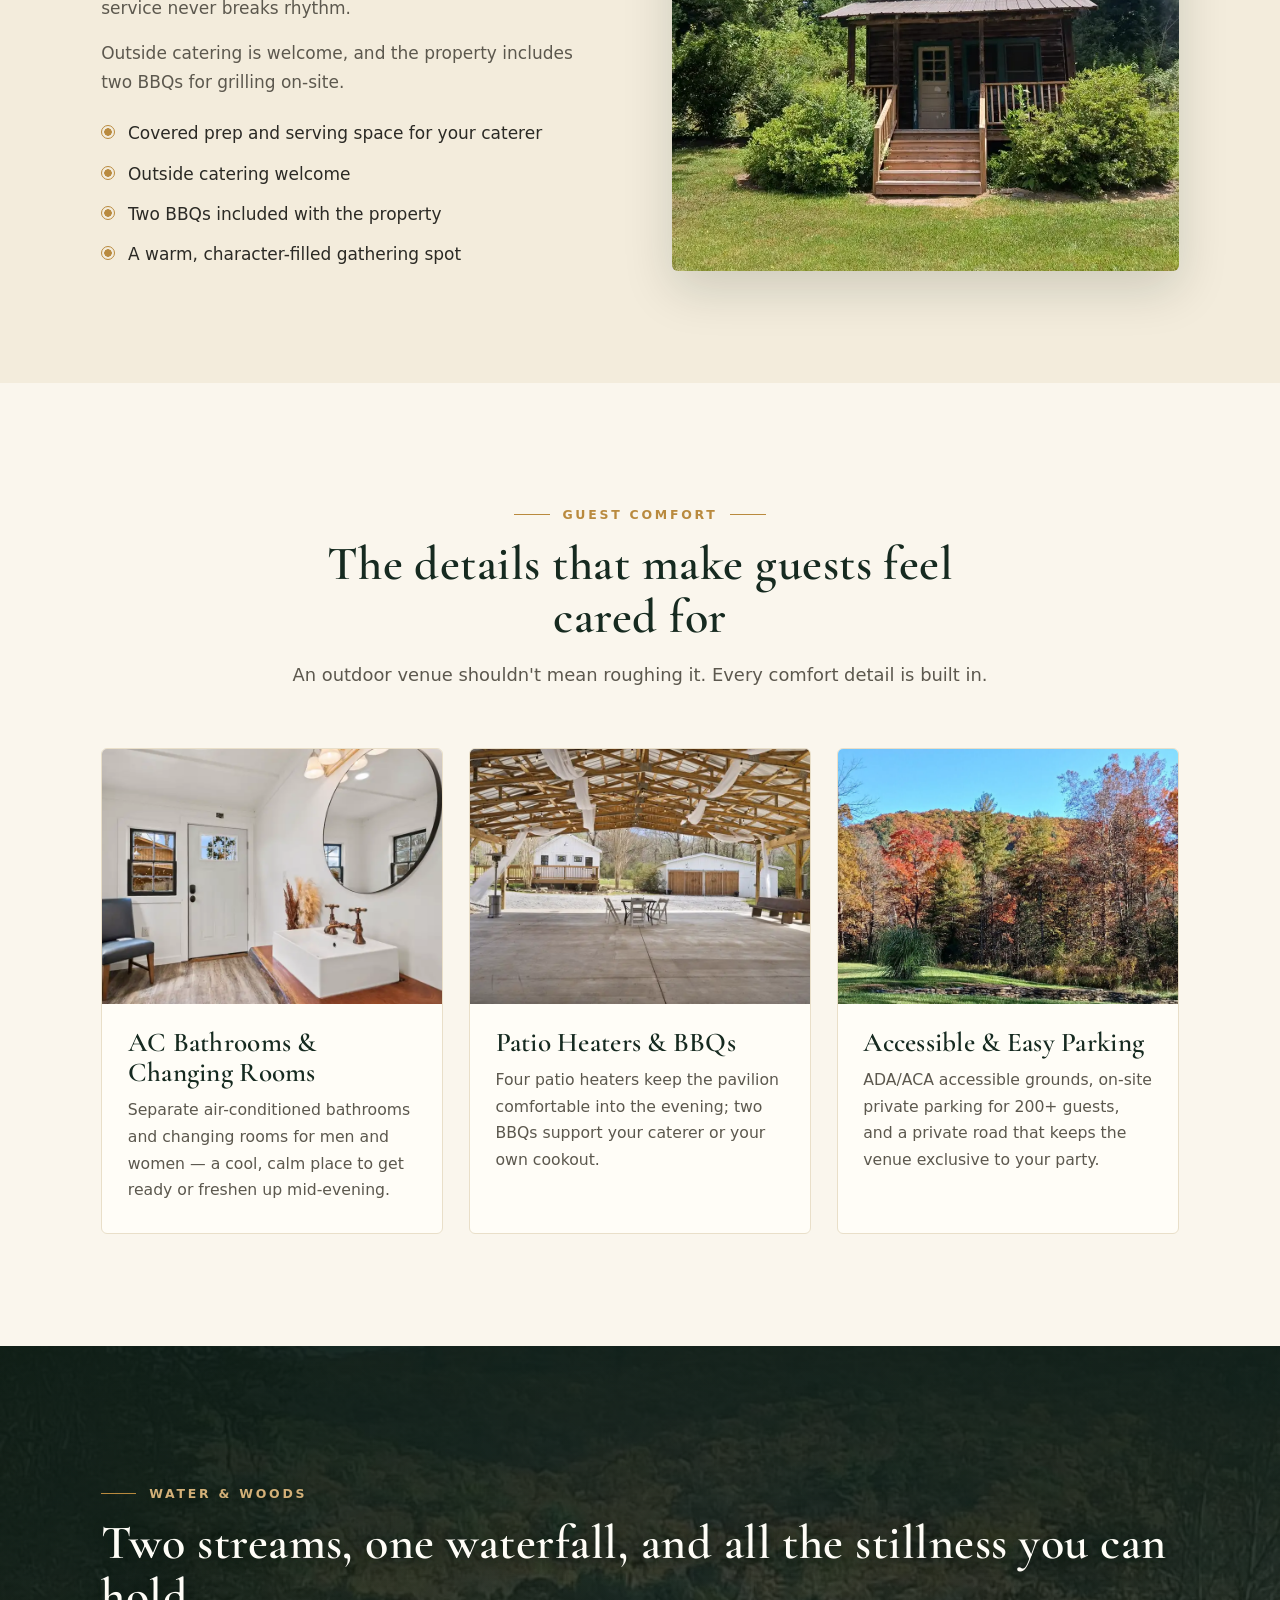
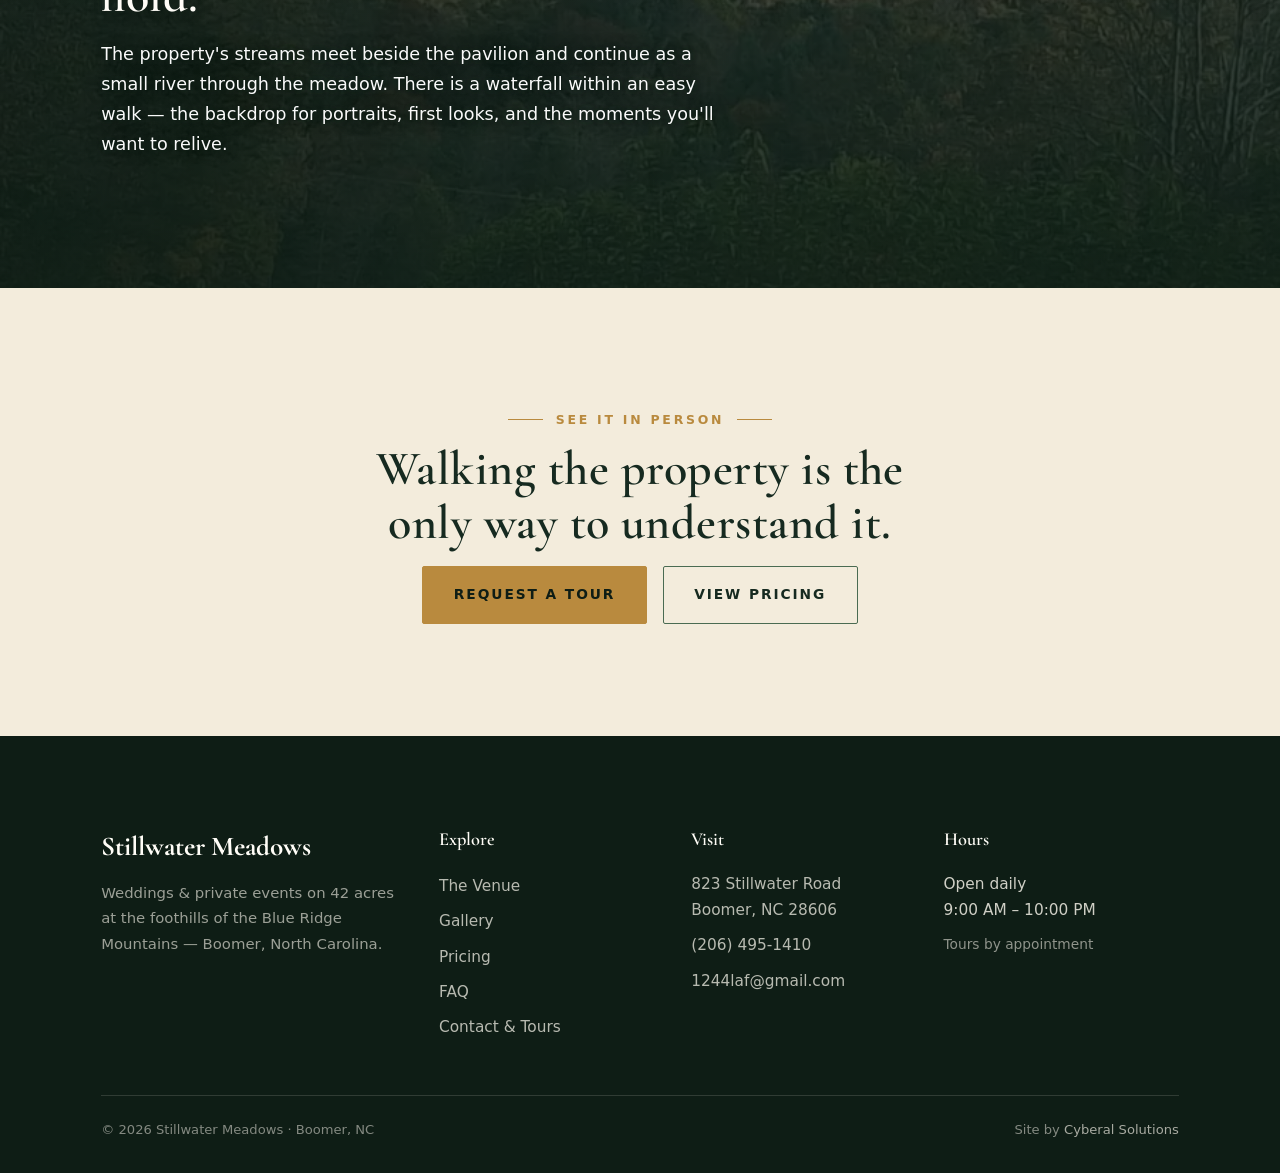
<file: venue.html>
<!DOCTYPE html>
<html lang="en">
<head>
<meta charset="UTF-8">
<meta name="viewport" content="width=device-width, initial-scale=1">
<title>The Venue | 42-Acre Blue Ridge Wedding Venue — Stillwater Meadows, Boomer NC</title>
<meta name="description" content="Tour Stillwater Meadows: a 40×60 open-air pavilion by two merging streams, a catering barn, waterfall, AC changing rooms, BBQs, patio heaters and parking for 200+ — on 42 acres in Boomer, NC.">
<link rel="canonical" href="https://stillwater.cyberalsolutions.com/venue.html">
<meta name="robots" content="index, follow, max-image-preview:large">
<meta property="og:type" content="website">
<meta property="og:site_name" content="Stillwater Meadows">
<meta property="og:title" content="The Venue | Stillwater Meadows, Boomer NC">
<meta property="og:description" content="40×60 pavilion over two streams, a catering barn, AC changing rooms, waterfall, and Blue Ridge foothills on 42 private acres.">
<meta property="og:url" content="https://stillwater.cyberalsolutions.com/venue.html">
<meta property="og:image" content="https://stillwater.cyberalsolutions.com/img/og-image.jpg">
<meta name="twitter:card" content="summary_large_image">
<meta name="twitter:title" content="The Venue | Stillwater Meadows, Boomer NC">
<meta name="twitter:description" content="40×60 pavilion over two streams, a catering barn, AC changing rooms, waterfall — 42 private acres in the Blue Ridge foothills.">
<meta name="twitter:image" content="https://stillwater.cyberalsolutions.com/img/og-image.jpg">
<link rel="icon" type="image/svg+xml" href="/favicon.svg">
<script type="application/ld+json">
{
  "@context": "https://schema.org",
  "@type": "BreadcrumbList",
  "itemListElement": [
    { "@type": "ListItem", "position": 1, "name": "Home", "item": "https://stillwater.cyberalsolutions.com/" },
    { "@type": "ListItem", "position": 2, "name": "The Venue", "item": "https://stillwater.cyberalsolutions.com/venue.html" }
  ]
}
</script>
<link rel="preload" href="/fonts/cormorant-600.woff2" as="font" type="font/woff2" crossorigin>
<link rel="stylesheet" href="/css/styles.css?v=11">
</head>

<body>
<a class="skip-link" href="#main">Skip to content</a>

<header class="site-header" id="siteHeader">
  <div class="wrap header-inner">
    <a class="brand" href="/" aria-label="Stillwater Meadows home">
      <span class="name">Stillwater Meadows</span>
      <span class="tag">Boomer · North Carolina</span>
    </a>
    <nav class="main-nav" id="mainNav" aria-label="Main navigation">
      <ul>
        <li><a href="/">Home</a></li>
        <li><a href="/venue.html">The Venue</a></li>
        <li><a href="/gallery.html">Gallery</a></li>
        <li><a href="/pricing.html">Pricing</a></li>
        <li><a href="/faq.html">FAQ</a></li>
        <li><a href="/contact.html" class="btn btn-gold btn-sm">Book a Tour</a></li>
      </ul>
    </nav>
    <button class="nav-toggle" id="navToggle" aria-label="Toggle menu" aria-expanded="false" aria-controls="mainNav">
      <span></span><span></span><span></span>
    </button>
  </div>
</header>

<main id="main">

<section class="page-hero">
  <img src="/img/4008070.webp" alt="The open-air pavilion and lawn at Stillwater Meadows, Boomer NC" fetchpriority="high">
  <div class="wrap">
    <p class="crumbs"><a href="/">Home</a> / The Venue</p>
    <h1>The Venue &amp; Property</h1>
    <p>Forty-two acres where the Blue Ridge foothills meet running water — a pavilion, a barn, a waterfall, and room for 200 of your favorite people.</p>
  </div>
</section>

<!-- Pavilion -->
<section class="section" aria-labelledby="pavilion-h">
  <div class="wrap">
    <div class="split" id="pavilion">
      <div class="split-media reveal">
        <img src="/img/4008075.webp" alt="Inside the 40x60 pavilion at Stillwater Meadows — tables, chairs and string lights for 200 guests" loading="lazy" width="900" height="675">
      </div>
      <div class="split-copy">
        <span class="eyebrow">The Heart of the Property</span>
        <h2 id="pavilion-h" style="margin-top:.8rem">A 40&times;60 open-air pavilion, lit from beneath</h2>
        <p>Seated between two streams that merge into a small river, the pavilion is the centerpiece of every Stillwater event. Open on all sides to the breeze and the woods, it holds up to 200 guests comfortably — with lighting built into the structure for the moments after the sun drops behind the ridge.</p>
        <p>Daylight ceremony or evening reception, rain or shine: the covered floor keeps the celebration going, and the sound of the water never stops playing in the background.</p>
        <ul class="check-list">
          <li>Fits up to 200 guests with dance floor and tables</li>
          <li>Integrated lighting beneath the roof</li>
          <li>Open-air, covered setting beside two streams</li>
          <li>Nearby waterfall for portraits and quiet moments</li>
        </ul>
      </div>
    </div>
  </div>
</section>

<!-- Catering barn -->
<section class="section" style="background:var(--cream-2)" aria-labelledby="barn-h">
  <div class="wrap">
    <div class="split flip" id="catering-barn">
      <div class="split-media reveal">
        <img src="/img/4105517.webp" alt="The catering barn at Stillwater Meadows — a rustic cabin with porch in the trees" loading="lazy" width="900" height="675">
      </div>
      <div class="split-copy">
        <span class="eyebrow">For Your Caterer</span>
        <h2 id="barn-h" style="margin-top:.8rem">The catering barn</h2>
        <p>A unique and gorgeous location for your caterer to work — and for your guests to wander into. The barn gives your catering team covered, comfortable space to plate and prep, while staying close enough to the pavilion that service never breaks rhythm.</p>
        <p>Outside catering is welcome, and the property includes two BBQs for grilling on-site.</p>
        <ul class="check-list">
          <li>Covered prep and serving space for your caterer</li>
          <li>Outside catering welcome</li>
          <li>Two BBQs included with the property</li>
          <li>A warm, character-filled gathering spot</li>
        </ul>
      </div>
    </div>
  </div>
</section>

<!-- Comfort & amenities -->
<section class="section" aria-labelledby="comfort-h">
  <div class="wrap">
    <div class="section-head center">
      <span class="eyebrow center">Guest Comfort</span>
      <h2 id="comfort-h">The details that make guests feel cared for</h2>
      <p class="lede">An outdoor venue shouldn't mean roughing it. Every comfort detail is built in.</p>
    </div>
    <div class="cards-grid">
      <article class="card reveal">
        <img src="/img/4008074.webp" alt="Air-conditioned changing room with vanity at Stillwater Meadows" loading="lazy" width="900" height="675">
        <div class="card-body">
          <h3>AC Bathrooms &amp; Changing Rooms</h3>
          <p>Separate air-conditioned bathrooms and changing rooms for men and women — a cool, calm place to get ready or freshen up mid-evening.</p>
        </div>
      </article>
      <article class="card reveal">
        <img src="/img/4008071.webp" alt="Under the pavilion deck with lawn and barn at Stillwater Meadows" loading="lazy" width="900" height="675">
        <div class="card-body">
          <h3>Patio Heaters &amp; BBQs</h3>
          <p>Four patio heaters keep the pavilion comfortable into the evening; two BBQs support your caterer or your own cookout.</p>
        </div>
      </article>
      <article class="card reveal">
        <img src="/img/4105518.webp" alt="Stream and waterfall setting at Stillwater Meadows" loading="lazy" width="900" height="675">
        <div class="card-body">
          <h3>Accessible &amp; Easy Parking</h3>
          <p>ADA/ACA accessible grounds, on-site private parking for 200+ guests, and a private road that keeps the venue exclusive to your party.</p>
        </div>
      </article>
    </div>
  </div>
</section>

<!-- Waterfall band -->
<section class="band" aria-labelledby="water-h">
  <div class="band-bg"><img src="/img/4106891.webp" alt="Valley, fence and autumn foliage at Stillwater Meadows" loading="lazy"></div>
  <div class="wrap">
    <span class="eyebrow">Water &amp; Woods</span>
    <h2 id="water-h" style="margin-top:.8rem">Two streams, one waterfall, and all the stillness you can hold.</h2>
    <p class="lede">The property's streams meet beside the pavilion and continue as a small river through the meadow. There is a waterfall within an easy walk — the backdrop for portraits, first looks, and the moments you'll want to relive.</p>
  </div>
</section>

<!-- CTA -->
<section class="section" style="background:var(--cream-2)" aria-labelledby="venue-cta-h">
  <div class="wrap text-center">
    <span class="eyebrow center">See it in person</span>
    <h2 id="venue-cta-h" style="margin: .8rem auto 1rem; max-width: 24ch">Walking the property is the only way to understand it.</h2>
    <div class="cta-row">
      <a class="btn btn-gold" href="/contact.html">Request a Tour</a>
      <a class="btn btn-ghost-dark" href="/pricing.html">View Pricing</a>
    </div>
  </div>
</section>

</main>

<footer class="site-footer">
  <div class="wrap">
    <div class="footer-grid">
      <div class="footer-brand">
        <span class="name">Stillwater Meadows</span>
        <p>Weddings &amp; private events on 42 acres at the foothills of the Blue Ridge Mountains — Boomer, North Carolina.</p>
      </div>
      <div>
        <h4>Explore</h4>
        <a href="/venue.html">The Venue</a><br>
        <a href="/gallery.html">Gallery</a><br>
        <a href="/pricing.html">Pricing</a><br>
        <a href="/faq.html">FAQ</a><br>
        <a href="/contact.html">Contact &amp; Tours</a>
      </div>
      <div>
        <h4>Visit</h4>
        <a href="https://www.google.com/maps/dir/?api=1&amp;destination=Stillwater+Meadows,+Boomer,+NC" target="_blank" rel="noopener">823 Stillwater Road<br>Boomer, NC 28606</a><br>
        <a href="tel:+12064951410">(206) 495-1410</a><br>
        <a href="mailto:1244laf@gmail.com">1244laf@gmail.com</a>
      </div>
      <div>
        <h4>Hours</h4>
        <p style="font-size:.96rem">Open daily<br>9:00 AM &ndash; 10:00 PM</p>
        <p style="font-size:.86rem; margin-top:.6rem; color:rgba(250,246,237,.55)">Tours by appointment</p>
      </div>
    </div>
    <div class="footer-bottom">
      <span>&copy; <span id="year">2026</span> Stillwater Meadows · Boomer, NC</span>
      <span>Site by <a href="https://cyberalsolutions.com" target="_blank" rel="noopener">Cyberal Solutions</a></span>
    </div>
  </div>
</footer>

<script src="/js/main.js" defer></script>
</body>
</html>
</file>
<file: css/styles.css>
/* ============================================================
   Stillwater Meadows — Wedding & Event Venue, Boomer NC
   Design: rustic mountain elegance — pine, cream, gold
   ============================================================ */

/* ---------- Fonts ---------- */
@font-face {
  font-family: "Cormorant Garamond";
  src: url("../fonts/cormorant-500.woff2") format("woff2");
  font-weight: 500; font-style: normal; font-display: swap;
}
@font-face {
  font-family: "Cormorant Garamond";
  src: url("../fonts/cormorant-600.woff2") format("woff2");
  font-weight: 600; font-style: normal; font-display: swap;
}
@font-face {
  font-family: "Cormorant Garamond";
  src: url("../fonts/cormorant-700.woff2") format("woff2");
  font-weight: 700; font-style: normal; font-display: swap;
}
@font-face {
  font-family: "Cormorant Garamond";
  src: url("../fonts/cormorant-500i.woff2") format("woff2");
  font-weight: 500; font-style: italic; font-display: swap;
}

/* ---------- Tokens ---------- */
:root {
  --pine:        #20382c;
  --pine-deep:   #162a20;
  --pine-ink:    #0e1d15;
  --moss:        #4a6b52;
  --gold:        #b98a3e;
  --gold-soft:   #d3b078;
  --cream:       #faf6ed;
  --cream-2:     #f3ecdc;
  --sand:        #e9dfc9;
  --ink:         #2b2a25;
  --ink-soft:    #5c584e;
  --white:       #fffdf7;
  --serif: "Cormorant Garamond", Georgia, "Times New Roman", serif;
  --sans: ui-sans-serif, system-ui, -apple-system, "Segoe UI", Roboto, Helvetica, Arial, sans-serif;
  --shadow: 0 18px 50px rgba(14, 29, 21, .16);
  --pad: clamp(1.25rem, 4vw, 3.5rem);
  --maxw: 1180px;
}

/* ---------- Reset / Base ---------- */
*, *::before, *::after { box-sizing: border-box; margin: 0; padding: 0; }
html { scroll-behavior: smooth; -webkit-text-size-adjust: 100%; }
body {
  font-family: var(--sans);
  color: var(--ink);
  background: var(--cream);
  line-height: 1.7;
  font-size: 1.0625rem;
  overflow-x: hidden;
}
img { max-width: 100%; height: auto; display: block; }
a { color: var(--moss); text-decoration: none; }
a:hover { text-decoration: none; }
ul { list-style: none; }

::selection { background: var(--gold); color: var(--pine-deep); }

h1, h2, h3, .display {
  font-family: var(--serif);
  font-weight: 600;
  line-height: 1.12;
  color: var(--pine-deep);
  letter-spacing: .01em;
}

.wrap { max-width: var(--maxw); margin: 0 auto; padding: 0 var(--pad); }

/* ---------- Eyebrow / headings ---------- */
.eyebrow {
  display: inline-flex; align-items: center; gap: .8rem;
  font-family: var(--sans);
  font-size: .78rem; font-weight: 600;
  letter-spacing: .22em; text-transform: uppercase;
  color: var(--gold);
}
.eyebrow::before { content: ""; width: 2.2rem; height: 1px; background: var(--gold); }
.eyebrow.center::after { content: ""; width: 2.2rem; height: 1px; background: var(--gold); }

h1 { font-size: clamp(2.5rem, 6vw, 4.3rem); font-weight: 700; }
h2 { font-size: clamp(2rem, 4.2vw, 3rem); font-weight: 600; }
h3 { font-size: clamp(1.3rem, 2.4vw, 1.7rem); font-weight: 600; }

.section { padding: clamp(4rem, 9vw, 7rem) 0; }
.section-head { max-width: 720px; margin-bottom: clamp(2.2rem, 5vw, 3.6rem); }
.section-head h2 { margin: .8rem 0 .9rem; }
.section-head p.lede { color: var(--ink-soft); font-size: 1.12rem; }
.section-head.center { margin-left: auto; margin-right: auto; text-align: center; }
.section-head.center .eyebrow { justify-content: center; }

/* ---------- Buttons ---------- */
.btn {
  display: inline-block;
  font-family: var(--sans);
  font-size: .86rem; font-weight: 600;
  letter-spacing: .14em; text-transform: uppercase;
  padding: 1rem 1.9rem;
  border: 1px solid var(--gold);
  border-radius: 2px;
  transition: background .25s, color .25s, border-color .25s, transform .2s;
  cursor: pointer;
}
.btn-gold { background: var(--gold); color: var(--pine-ink); }
.btn-gold:hover { background: var(--pine-deep); color: var(--cream); transform: translateY(-2px); }
.btn-ghost { background: transparent; color: var(--cream); border-color: rgba(250, 246, 237, .55); }
.btn-ghost:hover { background: var(--cream); color: var(--pine-deep); transform: translateY(-2px); }
.btn-ghost-dark { background: transparent; color: var(--pine-deep); border-color: var(--moss); }
.btn-ghost-dark:hover { background: var(--pine-deep); color: var(--cream); transform: translateY(-2px); }
.btn-sm { padding: .7rem 1.3rem; font-size: .78rem; }

/* ---------- Header ---------- */
.site-header {
  position: fixed; inset: 0 0 auto 0; z-index: 60;
  transition: background .35s, box-shadow .35s, padding .35s;
  padding: 1.4rem 0;
}
.site-header.scrolled {
  background: rgba(22, 42, 32, .96);
  box-shadow: 0 6px 30px rgba(0,0,0,.25);
  padding: .7rem 0;
}
.header-inner {
  display: flex; align-items: center; justify-content: space-between; gap: 1rem;
}
.brand { display: flex; flex-direction: column; line-height: 1; }
.brand .name {
  font-family: var(--serif); font-weight: 700;
  font-size: 1.5rem; color: var(--cream); letter-spacing: .04em;
}
.brand .tag {
  font-size: .62rem; letter-spacing: .3em; text-transform: uppercase;
  color: var(--gold-soft); margin-top: .28rem;
}
.main-nav ul { display: flex; gap: 1.7rem; align-items: center; }
.main-nav a {
  color: rgba(250, 246, 237, .85); font-size: .84rem;
  letter-spacing: .12em; text-transform: uppercase; font-weight: 500;
  transition: color .2s;
}
.main-nav a:hover { color: var(--gold-soft); }
.main-nav a.btn { color: var(--pine-ink); }
.main-nav a.btn:hover { color: var(--pine-ink); }
.main-nav .btn { padding: .6rem 1.15rem; }
.nav-toggle { display: none; background: none; border: 0; cursor: pointer; padding: .4rem; }
.nav-toggle span { display: block; width: 26px; height: 2px; background: var(--cream); margin: 5px 0; transition: .3s; }

@media (max-width: 900px) {
  .nav-toggle { display: block; z-index: 61; }
  .main-nav {
    position: fixed; inset: 0; background: var(--pine-deep);
    display: flex; align-items: center; justify-content: center;
    opacity: 0; pointer-events: none; transition: opacity .3s;
  }
  .main-nav.open { opacity: 1; pointer-events: auto; }
  .main-nav ul { flex-direction: column; gap: 1.6rem; }
  .main-nav a { font-size: 1.05rem; }
}

/* ---------- Hero ---------- */
.hero {
  position: relative; min-height: 100svh;
  display: flex; align-items: flex-end;
  overflow: hidden;
  color: var(--cream);
}
.hero-media { position: absolute; inset: 0; }
.hero-media img { width: 100%; height: 100%; object-fit: cover; object-position: center; }
.hero::after {
  content: ""; position: absolute; inset: 0;
  background:
    linear-gradient(180deg, rgba(14,29,21,.78) 0%, rgba(14,29,21,.12) 34%, rgba(14,29,21,.28) 56%, rgba(14,29,21,.86) 100%),
    linear-gradient(90deg, rgba(14,29,21,.45) 0%, rgba(14,29,21,.18) 42%, rgba(14,29,21,.04) 72%);
}
.hero-inner { position: relative; z-index: 2; width: 100%; padding-top: clamp(5rem, 12svh, 7.5rem); padding-bottom: clamp(4rem, 9vh, 7rem); }
.hero-inner .eyebrow { color: var(--gold-soft); text-shadow: 0 1px 3px rgba(14,29,21,.6); }
.hero-inner h1 { color: var(--white); max-width: 15ch; margin: 1.1rem 0 1.2rem; text-shadow: 0 2px 8px rgba(14,29,21,.55), 0 1px 3px rgba(14,29,21,.6); text-wrap: balance; }
.hero-inner p.lede { color: rgba(250,246,237,.92); max-width: 52ch; font-size: 1.15rem; text-shadow: 0 1px 4px rgba(14,29,21,.7); }
.hero-cta { display: flex; gap: 1rem; flex-wrap: wrap; margin-top: 2rem; }
.hero-meta {
  display: flex; gap: 2.2rem; flex-wrap: wrap; margin-top: clamp(2.2rem, 6vh, 3.6rem);
  border-top: 1px solid rgba(250,246,237,.25); padding-top: 1.4rem;
}
.hero-meta div b { display: block; font-family: var(--serif); font-size: 1.55rem; color: var(--white); font-weight: 600; text-shadow: 0 1px 3px rgba(14,29,21,.6); }
.hero-meta div span { font-size: .72rem; letter-spacing: .2em; text-transform: uppercase; color: rgba(250,246,237,.85); text-shadow: 0 1px 2px rgba(14,29,21,.6); }

.scroll-cue {
  position: absolute; bottom: 1.4rem; left: 50%; transform: translateX(-50%);
  width: 26px; height: 42px; border: 1.5px solid rgba(250,246,237,.55); border-radius: 14px; z-index: 3;
}
.scroll-cue::after {
  content: ""; position: absolute; top: 8px; left: 50%; transform: translateX(-50%);
  width: 3px; height: 8px; border-radius: 2px; background: var(--gold-soft);
  animation: cue 1.8s ease-in-out infinite;
}
@keyframes cue { 0% { opacity: 1; transform: translate(-50%, 0); } 70% { opacity: 0; transform: translate(-50%, 12px); } 100% { opacity: 0; } }

/* ---------- Welcome ---------- */
.welcome-grid { display: grid; grid-template-columns: 1.05fr .95fr; gap: clamp(2rem, 5vw, 4.5rem); align-items: center; }
.welcome-copy .lead-para { font-size: 1.28rem; font-family: var(--serif); color: var(--pine); }
.welcome-copy p { color: var(--ink-soft); margin-top: 1.1rem; }
.welcome-copy .cta-row { margin-top: 2rem; }
.welcome-media { position: relative; }
.welcome-media img { border-radius: 6px; box-shadow: var(--shadow); }
.welcome-media .frame-cap {
  position: absolute; bottom: -1.1rem; left: -1.1rem;
  background: var(--pine); color: var(--cream);
  font-family: var(--serif); font-style: italic; font-size: 1.02rem;
  padding: .9rem 1.4rem; border-radius: 4px;
  box-shadow: var(--shadow);
}
@media (max-width: 900px) {
  .welcome-grid { grid-template-columns: 1fr; }
  .welcome-media .frame-cap { left: .8rem; }
}

/* ---------- Stat band ---------- */
.stats {
  background: var(--pine-deep);
  color: var(--cream);
}
.stats-grid { display: grid; grid-template-columns: repeat(4, 1fr); gap: 2rem; text-align: center; }
.stat b {
  display: block; font-family: var(--serif); font-weight: 700;
  font-size: clamp(2rem, 4.5vw, 3.2rem); color: var(--gold-soft); line-height: 1.1;
}
.stat span { font-size: .78rem; letter-spacing: .2em; text-transform: uppercase; color: rgba(250,246,237,.72); }
@media (max-width: 800px) { .stats-grid { grid-template-columns: repeat(2, 1fr); } }

/* ---------- Feature cards ---------- */
.cards-grid { display: grid; grid-template-columns: repeat(3, 1fr); gap: 1.6rem; }
.card {
  background: var(--white); border: 1px solid var(--sand);
  border-radius: 6px; overflow: hidden;
  display: flex; flex-direction: column;
  transition: transform .3s, box-shadow .3s;
}
.card:hover { transform: translateY(-5px); box-shadow: var(--shadow); }
.card img { aspect-ratio: 4 / 3; object-fit: cover; width: 100%; }
.card-body { padding: 1.5rem 1.6rem 1.8rem; display: flex; flex-direction: column; gap: .55rem; flex: 1; }
.card-body h3 { color: var(--pine-deep); }
.card-body p { color: var(--ink-soft); font-size: .98rem; }
.card-link { margin-top: auto; font-size: .82rem; font-weight: 600; letter-spacing: .12em; text-transform: uppercase; color: var(--gold); }
.card-link:hover { color: var(--pine); }
@media (max-width: 900px) { .cards-grid { grid-template-columns: 1fr; } }

/* ---------- Split feature (photo left / copy right) ---------- */
.split { display: grid; grid-template-columns: 1fr 1fr; gap: clamp(2rem, 5vw, 4.5rem); align-items: center; }
.split.flip .split-media { order: 2; }
.split-media img { border-radius: 6px; box-shadow: var(--shadow); }
.split-copy p { color: var(--ink-soft); margin-top: 1rem; }
.check-list { margin-top: 1.4rem; display: grid; gap: .7rem; }
.check-list li { display: flex; gap: .8rem; align-items: baseline; color: var(--ink); }
.check-list li::before {
  content: ""; flex: 0 0 auto; width: 14px; height: 14px; margin-top: .35em;
  border: 1.5px solid var(--gold); border-radius: 50%;
  background: radial-gradient(circle at center, var(--gold) 0 3.5px, transparent 4px);
}
@media (max-width: 900px) {
  .split { grid-template-columns: 1fr; }
  .split.flip .split-media { order: 0; }
}

/* ---------- Parallax band ---------- */
.band {
  position: relative; isolation: isolate;
  padding: clamp(4.5rem, 10vw, 8rem) 0;
  color: var(--cream);
}
.band-bg { position: absolute; inset: 0; z-index: -1; }
.band-bg img { width: 100%; height: 100%; object-fit: cover; }
.band::before {
  content: ""; position: absolute; inset: 0; z-index: 0;
  background:
    linear-gradient(180deg, rgba(14,29,21,.9) 0%, rgba(14,29,21,.74) 45%, rgba(14,29,21,.86) 100%),
    linear-gradient(90deg, rgba(14,29,21,.55) 0%, rgba(14,29,21,.18) 55%, rgba(14,29,21,.38) 100%);
}
.band .wrap { position: relative; z-index: 1; }
.band h2 { color: var(--white); text-shadow: 0 2px 8px rgba(14,29,21,.65), 0 0 18px rgba(14,29,21,.35); }
.band .lede { color: rgba(255,255,255,.98); max-width: 56ch; margin-top: 1rem; font-size: 1.1rem; text-shadow: 0 1px 5px rgba(14,29,21,.95), 0 0 16px rgba(14,29,21,.6); }
.band .eyebrow { color: var(--gold-soft); text-shadow: 0 1px 4px rgba(14,29,21,.85), 0 0 10px rgba(14,29,21,.5); }
.band .btn-ghost { background: rgba(14,29,21,.45); border-color: rgba(250,246,237,.85); }
.band .btn-ghost:hover { background: var(--cream); color: var(--pine-deep); }

/* ---------- Gallery strip ---------- */
.gallery-strip {
  display: grid; grid-template-columns: repeat(3, 1fr); gap: .9rem;
}
.gallery-strip figure img { aspect-ratio: 4/3; object-fit: cover; border-radius: 4px; transition: transform .35s; }
.gallery-strip figure { overflow: hidden; border-radius: 4px; position: relative; }
.gallery-strip figure:hover img { transform: scale(1.05); }
.gallery-strip figcaption {
  position: absolute; inset: auto 0 0 0; padding: 1.6rem .9rem .7rem;
  background: linear-gradient(180deg, transparent, rgba(14,29,21,.82));
  color: var(--cream); font-family: var(--serif); font-style: italic; font-size: .98rem;
  text-shadow: 0 1px 3px rgba(14,29,21,.6);
  opacity: 0; transition: opacity .3s;
}
.gallery-strip figure:hover figcaption { opacity: 1; }

/* ---------- Pricing ---------- */
.price-grid { display: grid; grid-template-columns: repeat(2, 1fr); gap: 1.8rem; }
.price-card {
  background: var(--white); border: 1px solid var(--sand); border-radius: 8px;
  padding: 2.4rem 2.2rem; position: relative;
  transition: transform .3s, box-shadow .3s;
}
.price-card:hover { transform: translateY(-5px); box-shadow: var(--shadow); }
.price-card.featured { border: 2px solid var(--gold); }
.price-card .badge {
  position: absolute; top: -13px; left: 2rem;
  background: var(--gold); color: var(--pine-deep);
  font-size: .7rem; font-weight: 700; letter-spacing: .18em; text-transform: uppercase;
  padding: .4rem .85rem; border-radius: 3px;
}
.price-card .price {
  font-family: var(--serif); font-size: 2.6rem; font-weight: 700; color: var(--pine-deep); line-height: 1.1;
}
.price-card .price small { font-size: 1.05rem; font-weight: 600; color: var(--ink-soft); }
.price-card .per { font-size: .85rem; color: var(--ink-soft); }
.price-card ul { margin: 1.4rem 0 1.8rem; display: grid; gap: .6rem; }
.price-card ul li { display: flex; gap: .7rem; align-items: baseline; font-size: .97rem; color: var(--ink-soft); }
.price-card ul li::before { content: "—"; color: var(--gold); font-weight: 700; }
.note { font-size: .86rem; color: var(--ink-soft); margin-top: 1.6rem; }
@media (max-width: 800px) { .price-grid { grid-template-columns: 1fr; } }

/* ---------- Trust strip ---------- */
.trust { text-align: center; }
.trust ul { display: flex; gap: 3rem; justify-content: center; flex-wrap: wrap; }
.trust a {
  font-family: var(--serif); font-size: 1.35rem; color: var(--ink-soft);
  transition: color .2s;
}
.trust a:hover { color: var(--gold); }

/* ---------- CTA band ---------- */
.cta-band { text-align: center; }
.cta-band h2 { max-width: 22ch; margin: 1rem auto; }
.cta-band .lede { margin: 0 auto 2rem; }
.cta-row { display: flex; gap: 1rem; justify-content: center; flex-wrap: wrap; }
.cta-contacts { margin-top: 2.2rem; display: flex; gap: 2.4rem; justify-content: center; flex-wrap: wrap; font-size: .95rem; }
.cta-contacts a { color: var(--cream); border-bottom: 1px solid rgba(250,246,237,.35); padding-bottom: 2px; }
.cta-contacts a:hover { color: var(--gold-soft); }

/* ---------- Page hero (inner pages) ---------- */
.page-hero {
  position: relative; min-height: 46vh; display: flex; align-items: flex-end;
  padding-top: 8rem; color: var(--cream); overflow: hidden;
}
.page-hero img { position: absolute; inset: 0; width: 100%; height: 100%; object-fit: cover; }
.page-hero::after {
  content: ""; position: absolute; inset: 0;
  background: linear-gradient(180deg, rgba(14,29,21,.62), rgba(14,29,21,.42) 45%, rgba(14,29,21,.86) 100%);
}
.page-hero .wrap { position: relative; z-index: 2; padding-bottom: clamp(2.5rem, 6vh, 4rem); width: 100%; }
.page-hero h1 { color: var(--white); margin: .8rem 0 .6rem; text-shadow: 0 2px 8px rgba(14,29,21,.55); }
.page-hero p { color: rgba(250,246,237,.92); max-width: 60ch; text-shadow: 0 1px 4px rgba(14,29,21,.75); }
.crumbs { font-size: .78rem; letter-spacing: .14em; text-transform: uppercase; color: rgba(250,246,237,.8); text-shadow: 0 1px 3px rgba(14,29,21,.7); }
.crumbs a { color: var(--gold-soft); }

/* ---------- Two-col content ---------- */
.two-col { display: grid; grid-template-columns: 1.15fr .85fr; gap: clamp(2rem, 5vw, 4.5rem); align-items: start; }
@media (max-width: 900px) { .two-col { grid-template-columns: 1fr; } }

/* ---------- FAQ ---------- */
.faq-list { max-width: 860px; margin: 0 auto; }
.faq-item {
  background: var(--white); border: 1px solid var(--sand);
  border-radius: 6px; margin-bottom: .9rem; overflow: hidden;
}
.faq-item summary {
  cursor: pointer; padding: 1.25rem 1.5rem;
  font-family: var(--serif); font-size: 1.22rem; font-weight: 600; color: var(--pine-deep);
  display: flex; justify-content: space-between; align-items: center; gap: 1rem;
  list-style: none;
}
.faq-item summary::-webkit-details-marker { display: none; }
.faq-item summary::after { content: "+"; font-family: var(--sans); font-size: 1.3rem; color: var(--gold); transition: transform .25s; }
.faq-item[open] summary::after { transform: rotate(45deg); }
.faq-item .answer { padding: 0 1.5rem 1.4rem; color: var(--ink-soft); max-width: 72ch; }
.faq-item .answer p + p { margin-top: .7rem; }

/* ---------- Gallery page ---------- */
.masonry { column-count: 3; column-gap: .9rem; }
.masonry figure {
  break-inside: avoid; margin-bottom: .9rem; cursor: zoom-in; position: relative; border-radius: 4px; overflow: hidden;
}
.masonry img { width: 100%; transition: transform .35s; }
.masonry figure:hover img { transform: scale(1.03); }
.masonry figcaption {
  position: absolute; inset: auto 0 0 0; padding: 1.5rem .9rem .6rem;
  background: linear-gradient(180deg, transparent, rgba(14,29,21,.82));
  color: var(--cream); font-family: var(--serif); font-style: italic; font-size: .95rem; text-shadow: 0 1px 3px rgba(14,29,21,.6); opacity: 0; transition: opacity .3s;
}
.masonry figure:hover figcaption { opacity: 1; }
@media (max-width: 900px) { .masonry { column-count: 2; } }
@media (max-width: 560px) { .masonry { column-count: 1; } }

/* Lightbox */
.lightbox {
  position: fixed; inset: 0; z-index: 90; display: none;
  align-items: center; justify-content: center;
  background: rgba(10, 20, 14, .94); padding: 2rem;
}
.lightbox.open { display: flex; }
.lightbox img { max-width: min(92vw, 1200px); max-height: 84vh; border-radius: 4px; box-shadow: 0 30px 80px rgba(0,0,0,.5); }
.lightbox .cap { position: absolute; bottom: 1.6rem; left: 0; right: 0; text-align: center; color: rgba(250,246,237,.85); font-family: var(--serif); font-style: italic; font-size: 1.05rem; }
.lightbox .close, .lightbox .prev, .lightbox .next {
  position: absolute; background: none; border: 1px solid rgba(250,246,237,.4); color: var(--cream);
  width: 46px; height: 46px; border-radius: 50%; font-size: 1.3rem; cursor: pointer; transition: background .2s;
}
.lightbox .close:hover, .lightbox .prev:hover, .lightbox .next:hover { background: rgba(250,246,237,.15); }
.lightbox .close { top: 1.4rem; right: 1.4rem; }
.lightbox .prev { left: 1.2rem; top: 50%; transform: translateY(-50%); }
.lightbox .next { right: 1.2rem; top: 50%; transform: translateY(-50%); }

/* ---------- Contact ---------- */
.contact-grid { display: grid; grid-template-columns: 1.05fr .95fr; gap: clamp(2rem, 5vw, 4rem); align-items: start; }
@media (max-width: 900px) { .contact-grid { grid-template-columns: 1fr; } }

.form-card {
  background: var(--white); border: 1px solid var(--sand); border-radius: 8px; padding: 2.2rem 2rem;
}
.form-row { display: grid; grid-template-columns: 1fr 1fr; gap: 1.1rem; }
@media (max-width: 620px) { .form-row { grid-template-columns: 1fr; } }
.field { margin-bottom: 1.1rem; }
.field label { display: block; font-size: .8rem; font-weight: 600; letter-spacing: .08em; text-transform: uppercase; color: var(--pine); margin-bottom: .45rem; }
.field input, .field select, .field textarea {
  width: 100%; padding: .85rem 1rem; font: inherit; font-size: .98rem;
  background: var(--cream); border: 1px solid var(--sand); border-radius: 4px; color: var(--ink);
  transition: border-color .2s, box-shadow .2s;
}
.field input:focus, .field select:focus, .field textarea:focus {
  outline: none; border-color: var(--gold); box-shadow: 0 0 0 3px rgba(185, 138, 62, .18);
}
.field textarea { min-height: 120px; resize: vertical; }
.form-note { font-size: .82rem; color: var(--ink-soft); margin-top: .8rem; }
.form-sent {
  display: none; margin-top: 1rem; padding: 1rem 1.2rem;
  background: #eaf3ea; border: 1px solid #bcd6bc; border-radius: 4px; color: #2c5a2c; font-size: .95rem;
}
.form-sent.show { display: block; }

.info-cards { display: grid; gap: 1rem; }
.info-card {
  background: var(--white); border: 1px solid var(--sand); border-radius: 6px;
  padding: 1.4rem 1.6rem;
}
.info-card h3 { font-size: 1.2rem; margin-bottom: .3rem; }
.info-card p, .info-card a { color: var(--ink-soft); font-size: .98rem; }
.info-card a { color: var(--moss); font-weight: 500; }
.map-frame { border: 0; width: 100%; height: 340px; border-radius: 8px; box-shadow: var(--shadow); }

/* ---------- Mobile hero overlay (tall crop puts text over bright ridgeline) ---------- */
@media (max-width: 640px) {
  .hero::after {
    background:
      linear-gradient(180deg, rgba(14,29,21,.85) 0%, rgba(14,29,21,.45) 38%, rgba(14,29,21,.55) 62%, rgba(14,29,21,.92) 100%),
      linear-gradient(90deg, rgba(14,29,21,.35) 0%, rgba(14,29,21,.15) 55%);
  }
  .hero-inner {
    padding-top: 5.4rem;
    padding-bottom: 5.5rem;
  }
  .hero-inner .eyebrow { font-size: .7rem; letter-spacing: .16em; }
  .hero-inner .eyebrow::before { display: none; }
  .hero-inner h1 { max-width: 100%; margin-top: 1.35rem; }
  .hero-cta .btn { width: 100%; text-align: center; }
  .hero-meta { display: grid; grid-template-columns: 1fr 1fr; gap: 1.1rem 1.5rem; }
}
@media (max-width: 400px) {
  .hero-inner .eyebrow { font-size: .64rem; letter-spacing: .12em; }
}
@media (max-width: 330px) {
  .hero-inner .eyebrow { font-size: .58rem; letter-spacing: .1em; }
}

/* ---------- Footer ---------- */
.site-footer { background: var(--pine-ink); color: rgba(250,246,237,.82); padding: clamp(3.5rem, 7vw, 5.5rem) 0 2rem; }
.footer-grid { display: grid; grid-template-columns: 1.4fr 1fr 1fr 1.1fr; gap: 2.4rem; }
@media (max-width: 900px) { .footer-grid { grid-template-columns: 1fr 1fr; } }
@media (max-width: 560px) { .footer-grid { grid-template-columns: 1fr; } }
.footer-grid h4 {
  font-family: var(--serif); font-size: 1.15rem; color: var(--white);
  margin-bottom: 1rem; font-weight: 600;
}
.footer-grid a { color: rgba(250,246,237,.72); font-size: .96rem; display: inline-block; margin-bottom: .45rem; }
.footer-grid a:hover { color: var(--gold-soft); }
.footer-brand .name { font-family: var(--serif); font-size: 1.7rem; color: var(--white); font-weight: 700; }
.footer-brand p { margin-top: .7rem; color: rgba(250,246,237,.6); font-size: .93rem; max-width: 34ch; }
.footer-bottom {
  margin-top: 3rem; padding-top: 1.4rem; border-top: 1px solid rgba(250,246,237,.14);
  display: flex; justify-content: space-between; gap: 1rem; flex-wrap: wrap;
  font-size: .82rem; color: rgba(250,246,237,.5);
}
.footer-bottom a { color: rgba(250,246,237,.65); }
.footer-bottom a:hover { color: var(--gold-soft); }

/* ---------- Utilities ---------- */
.text-center { text-align: center; }
.mt-1 { margin-top: 1rem; } .mt-2 { margin-top: 2rem; } .mt-3 { margin-top: 3rem; }
.reveal { opacity: 0; transform: translateY(26px); transition: opacity .7s ease, transform .7s ease; }
.reveal.in { opacity: 1; transform: none; }

.skip-link {
  position: absolute; left: -999px; top: 0; z-index: 100;
  background: var(--gold); color: var(--pine-ink); padding: .7rem 1.2rem; font-weight: 600;
}
.skip-link:focus { left: 0; }
</file>
